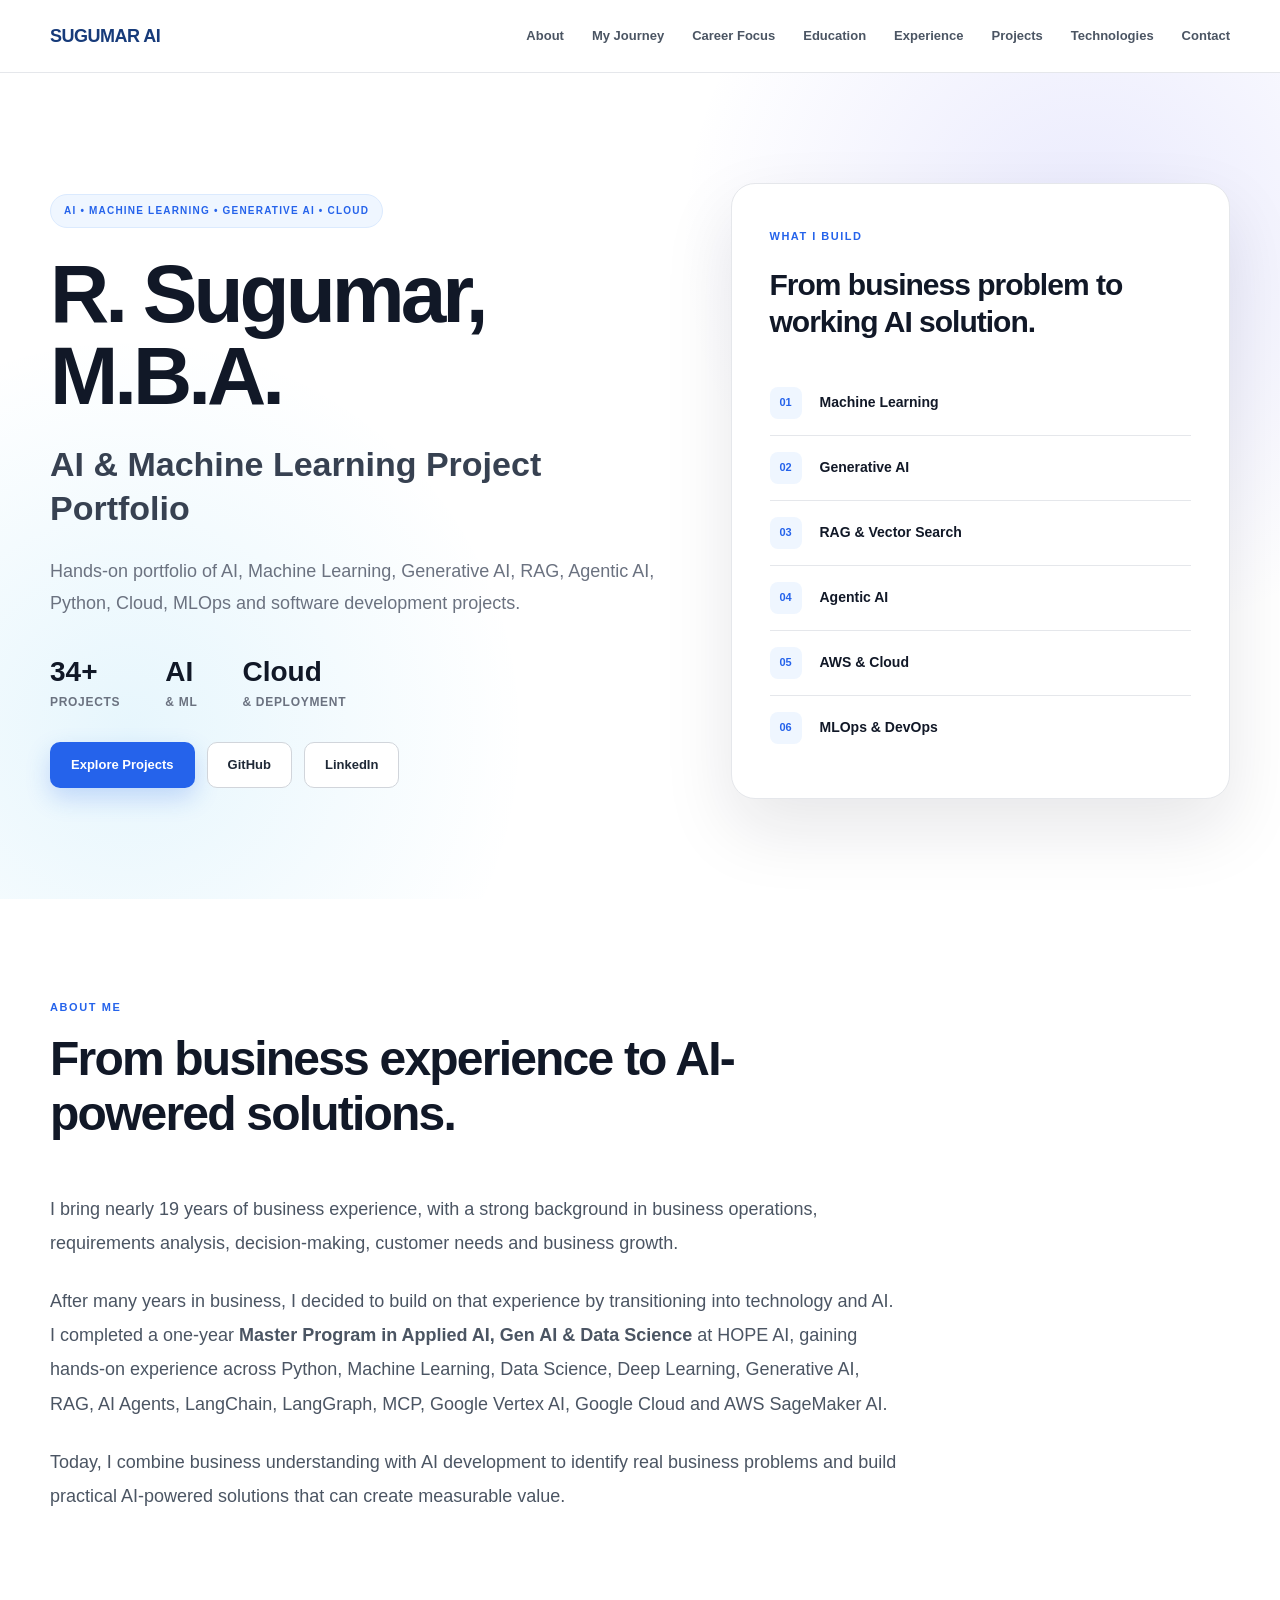
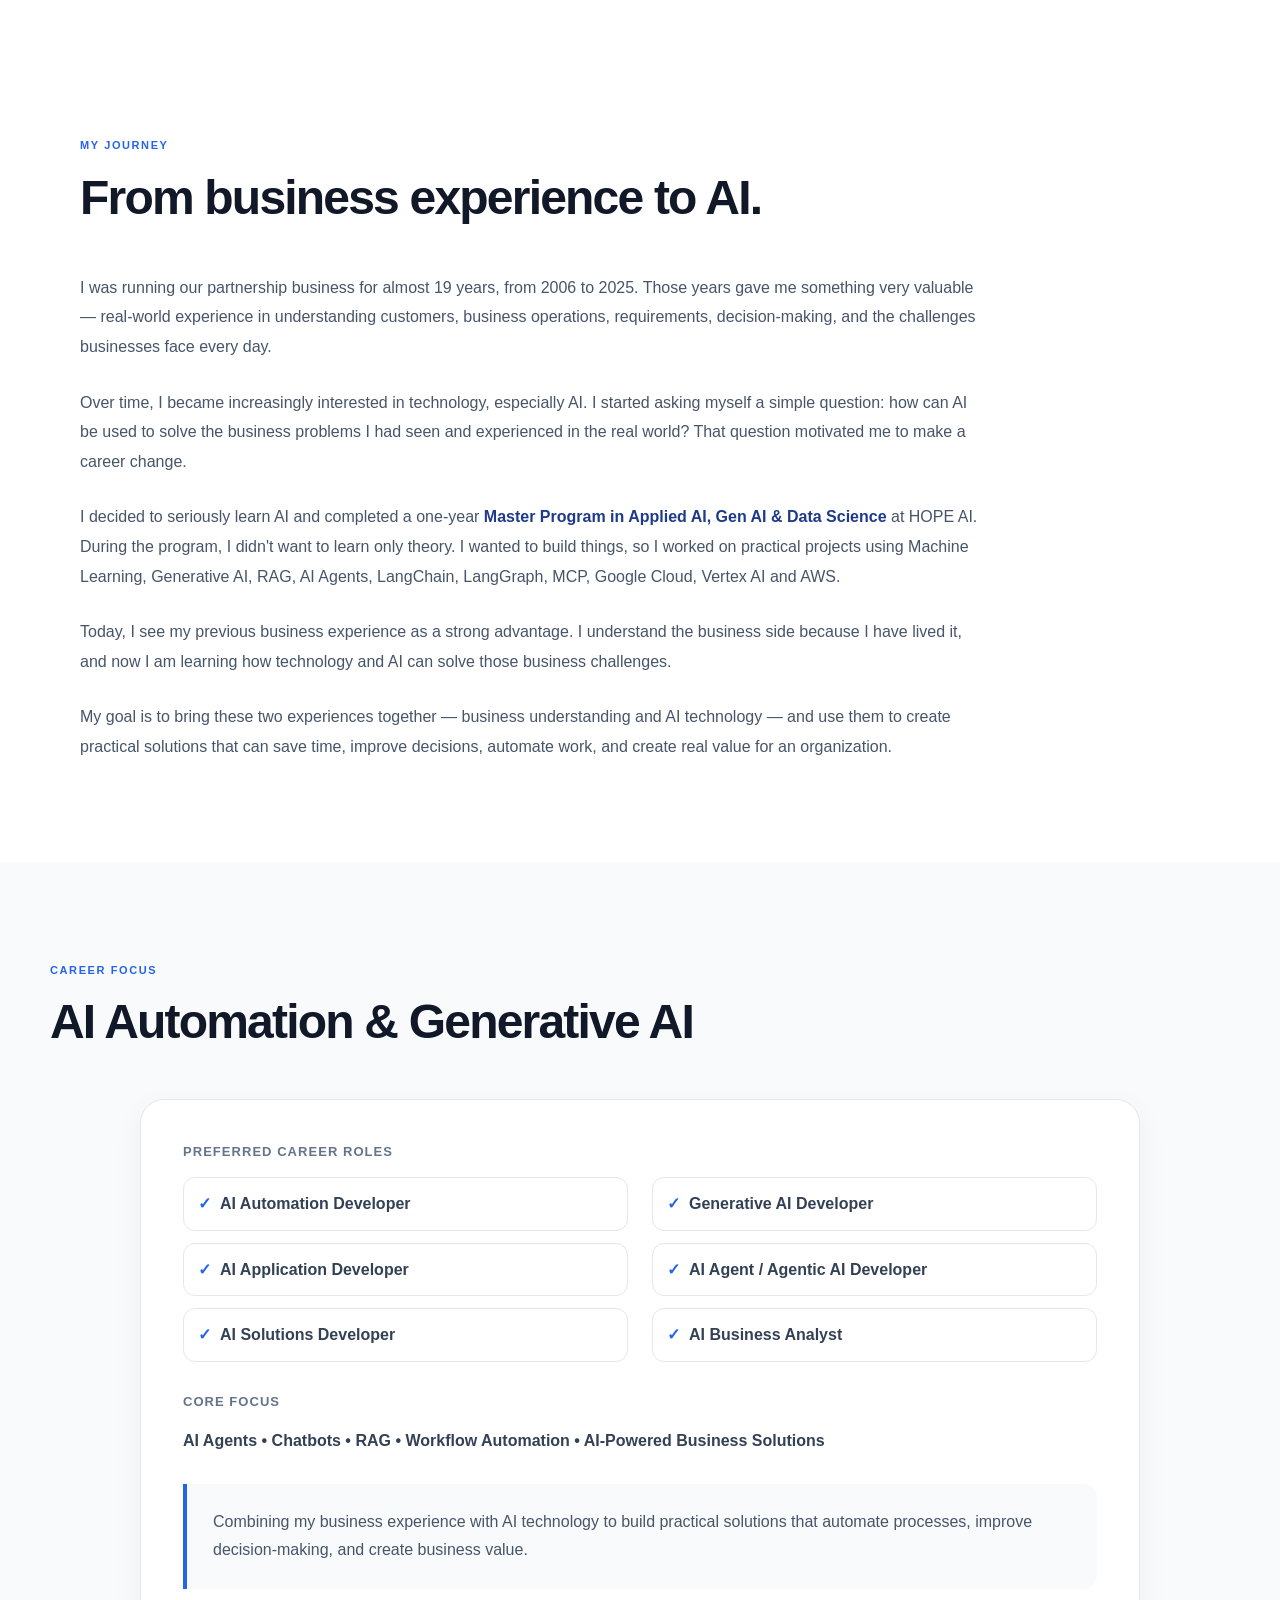
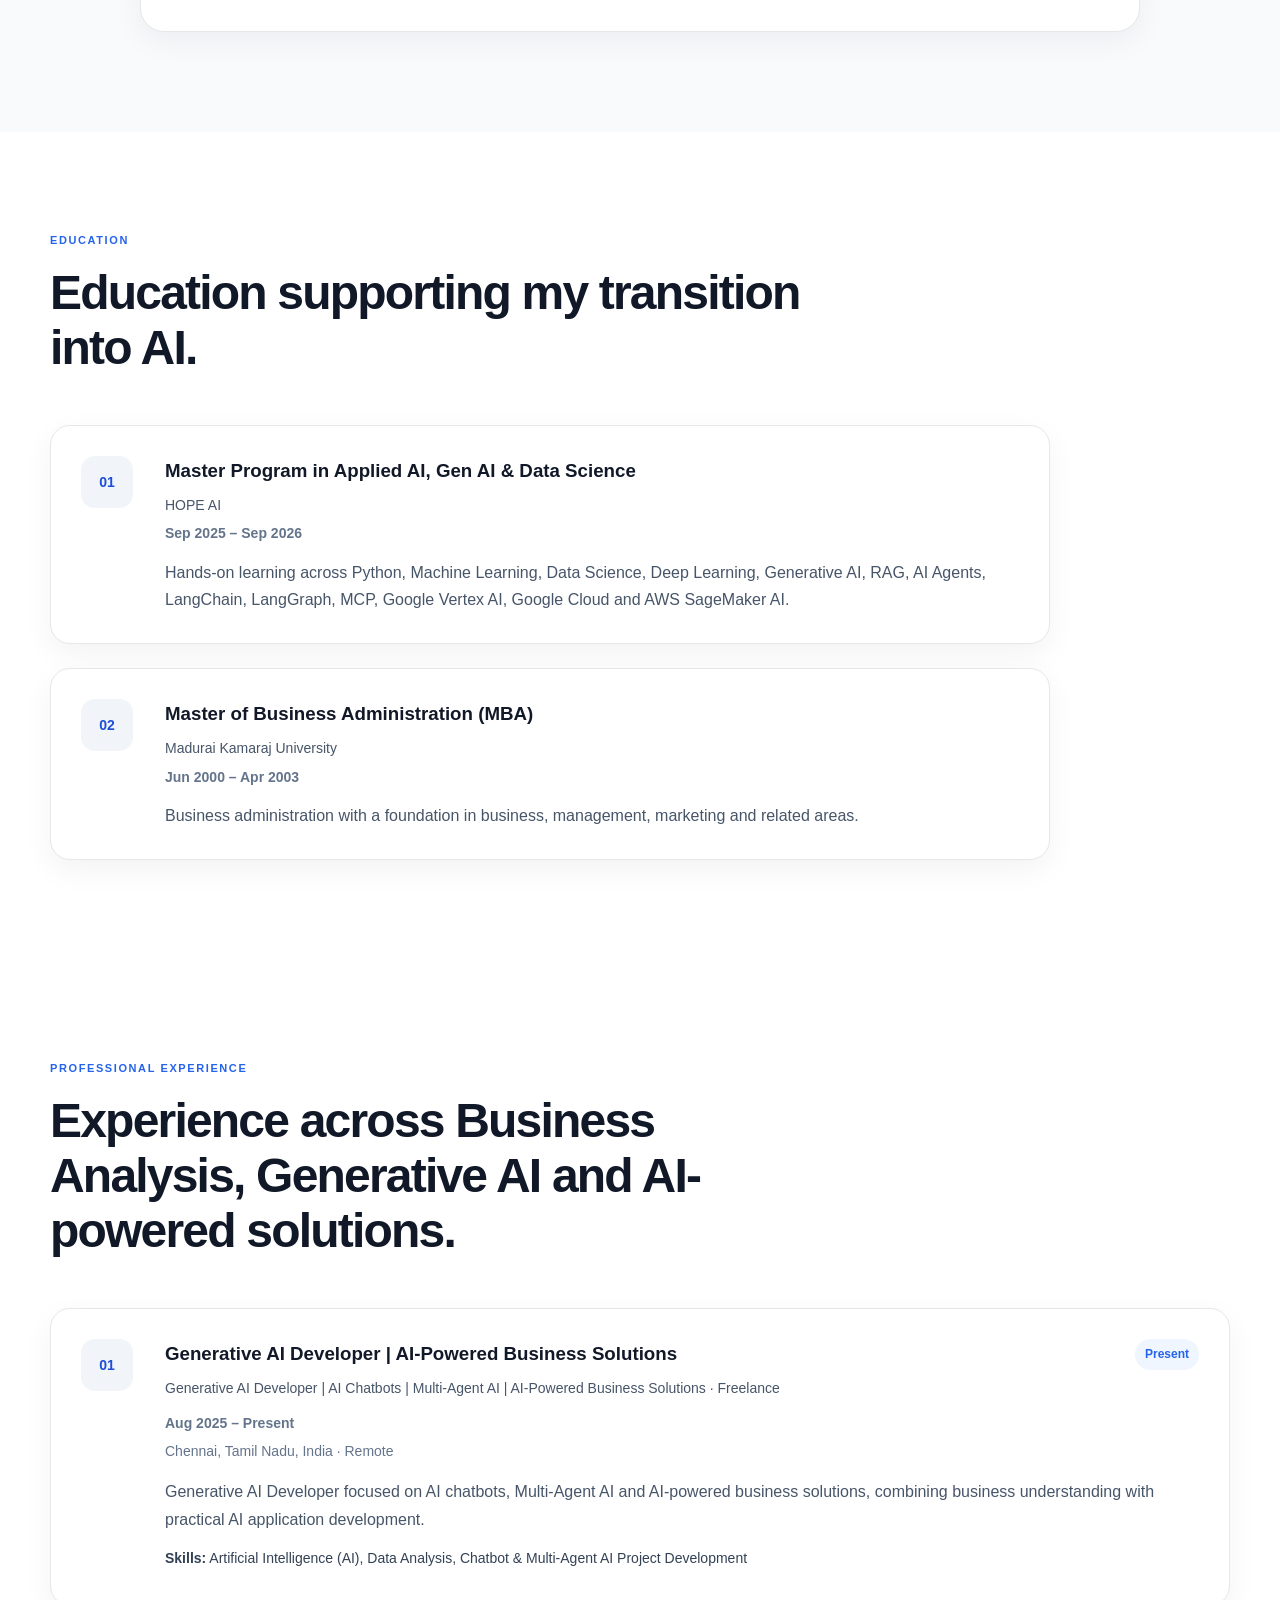
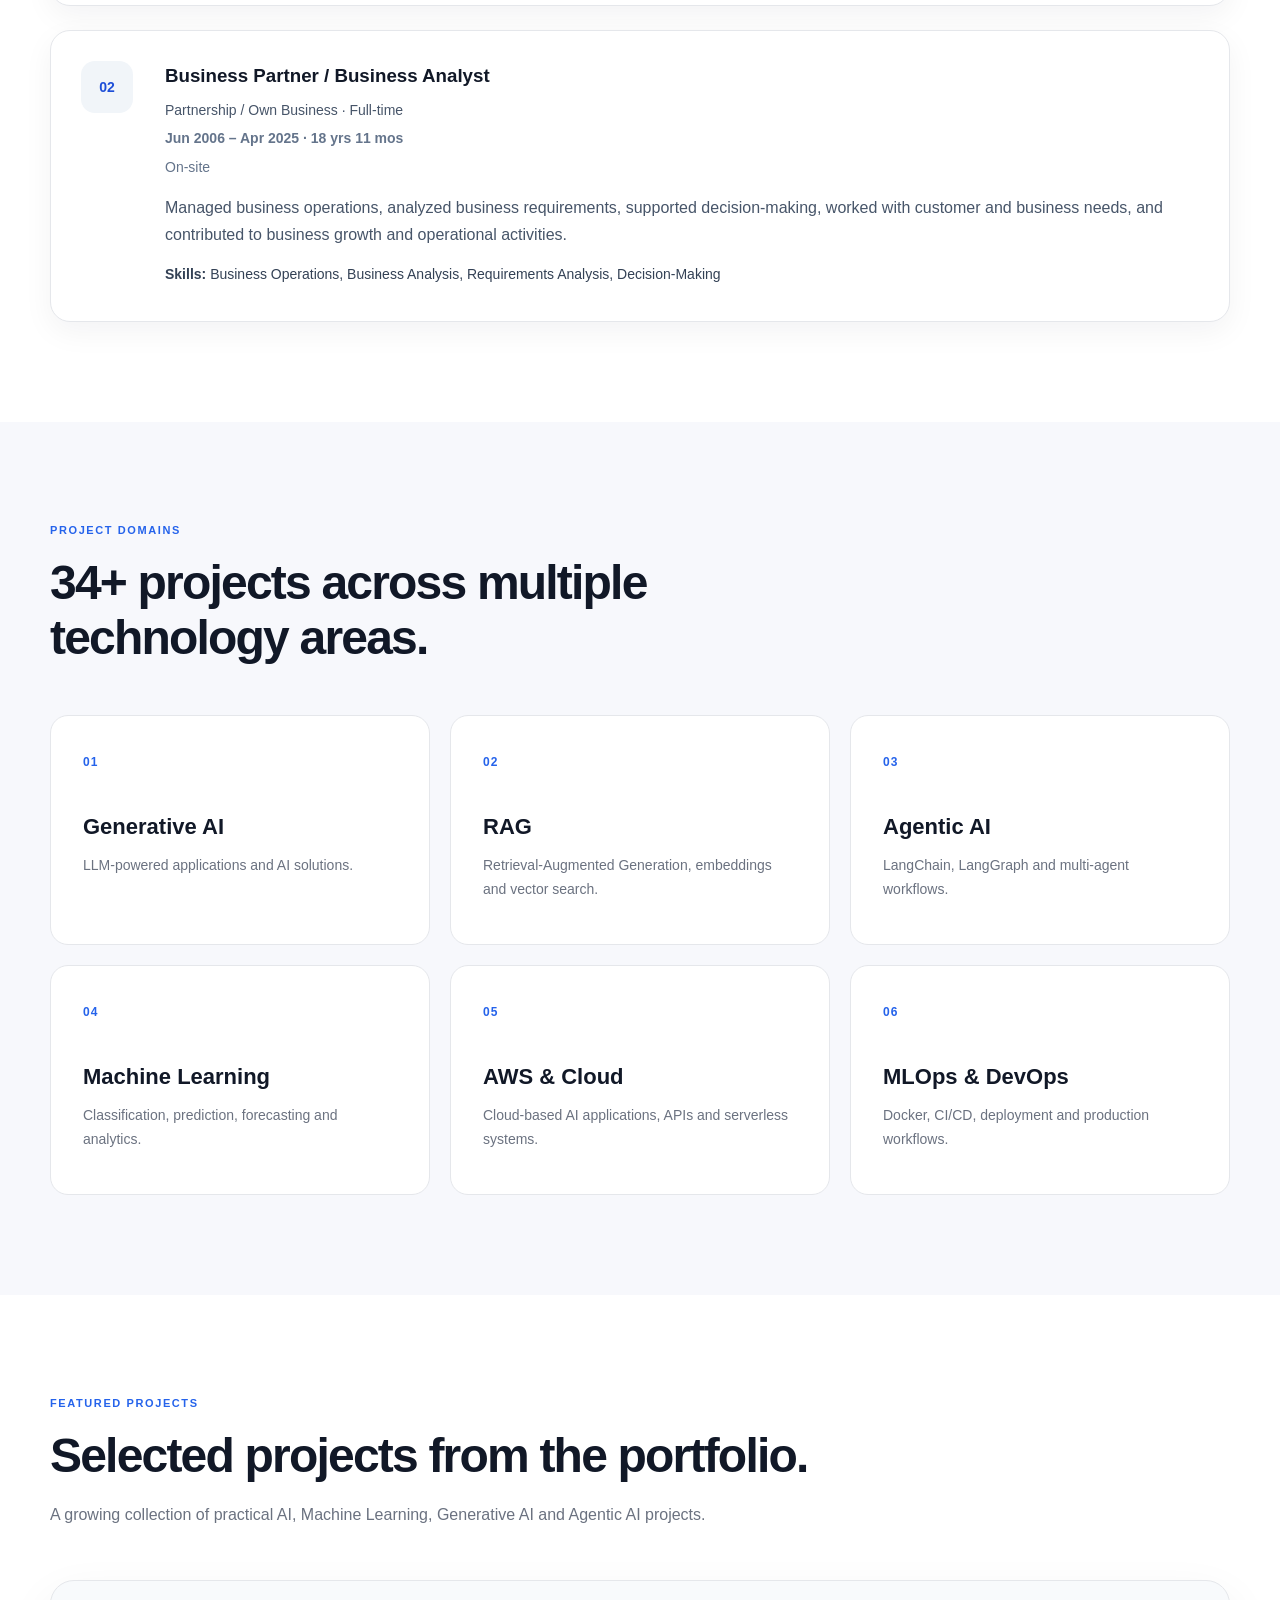
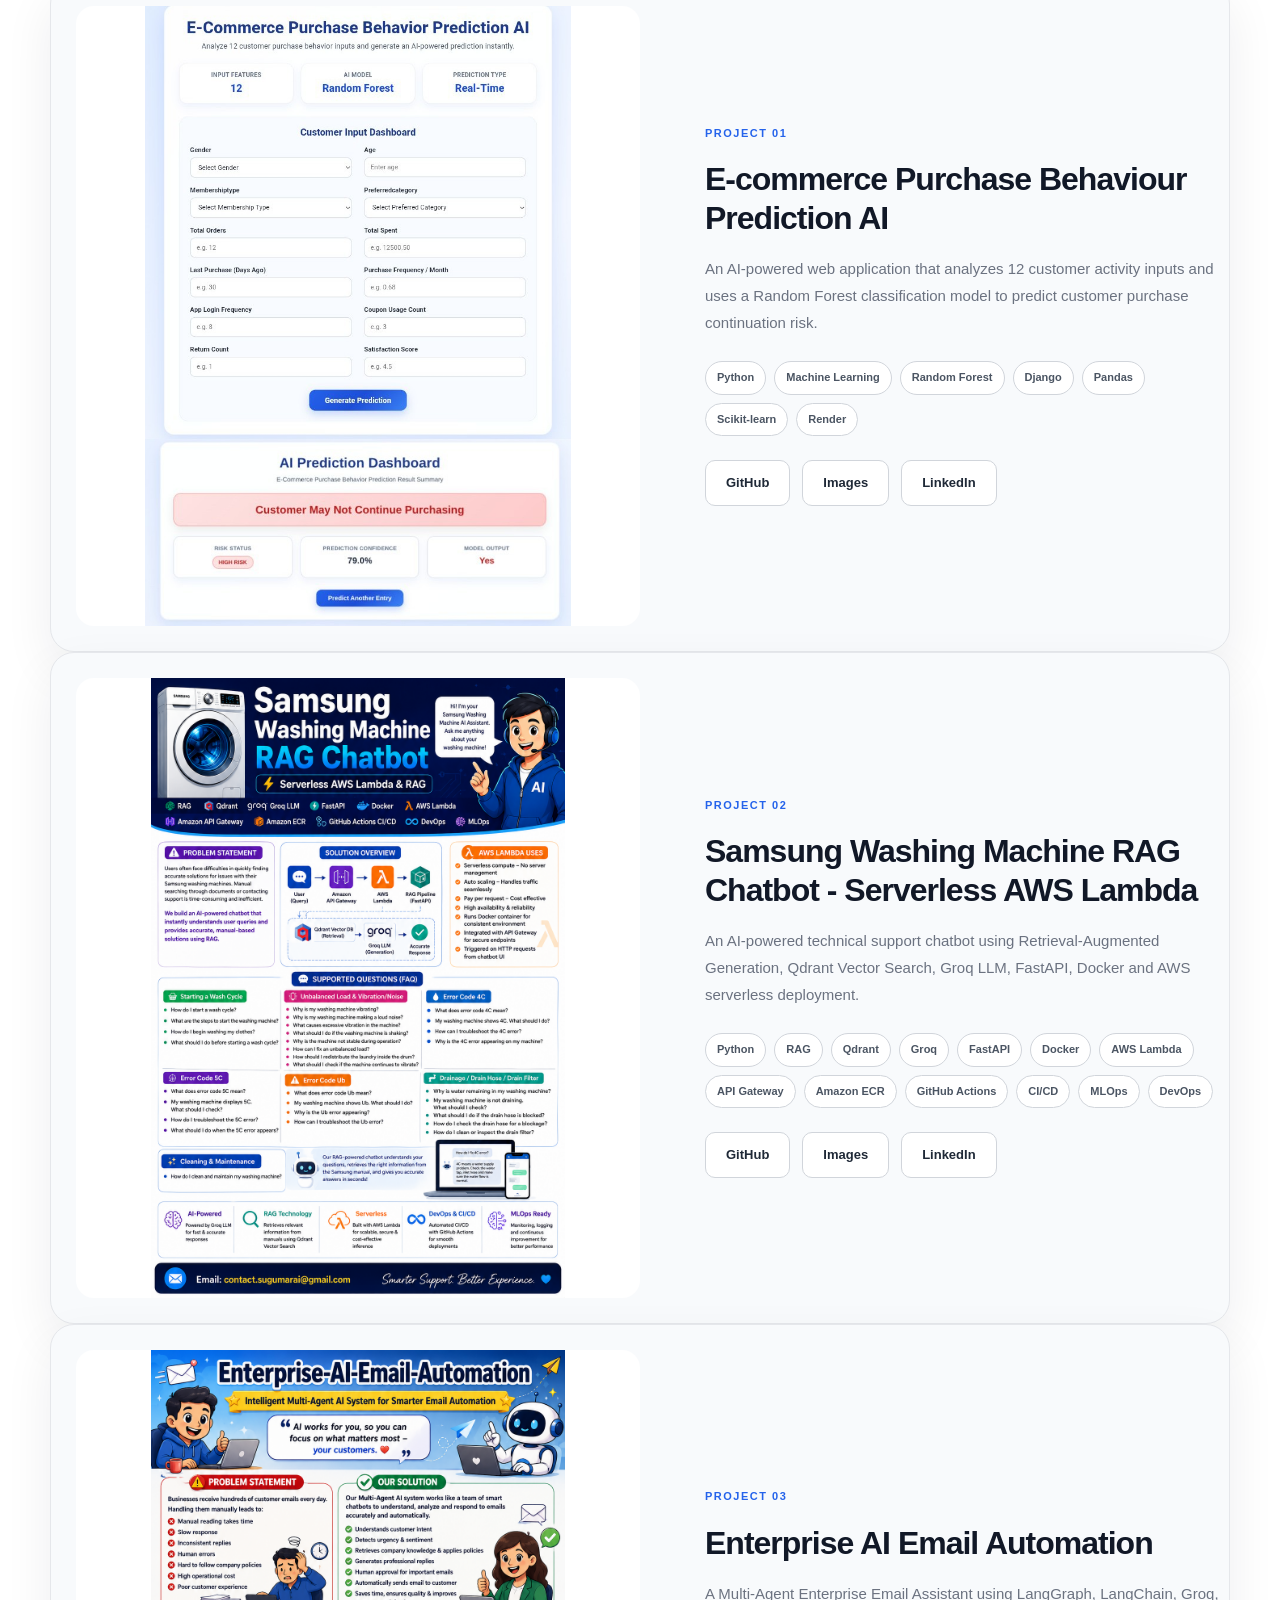
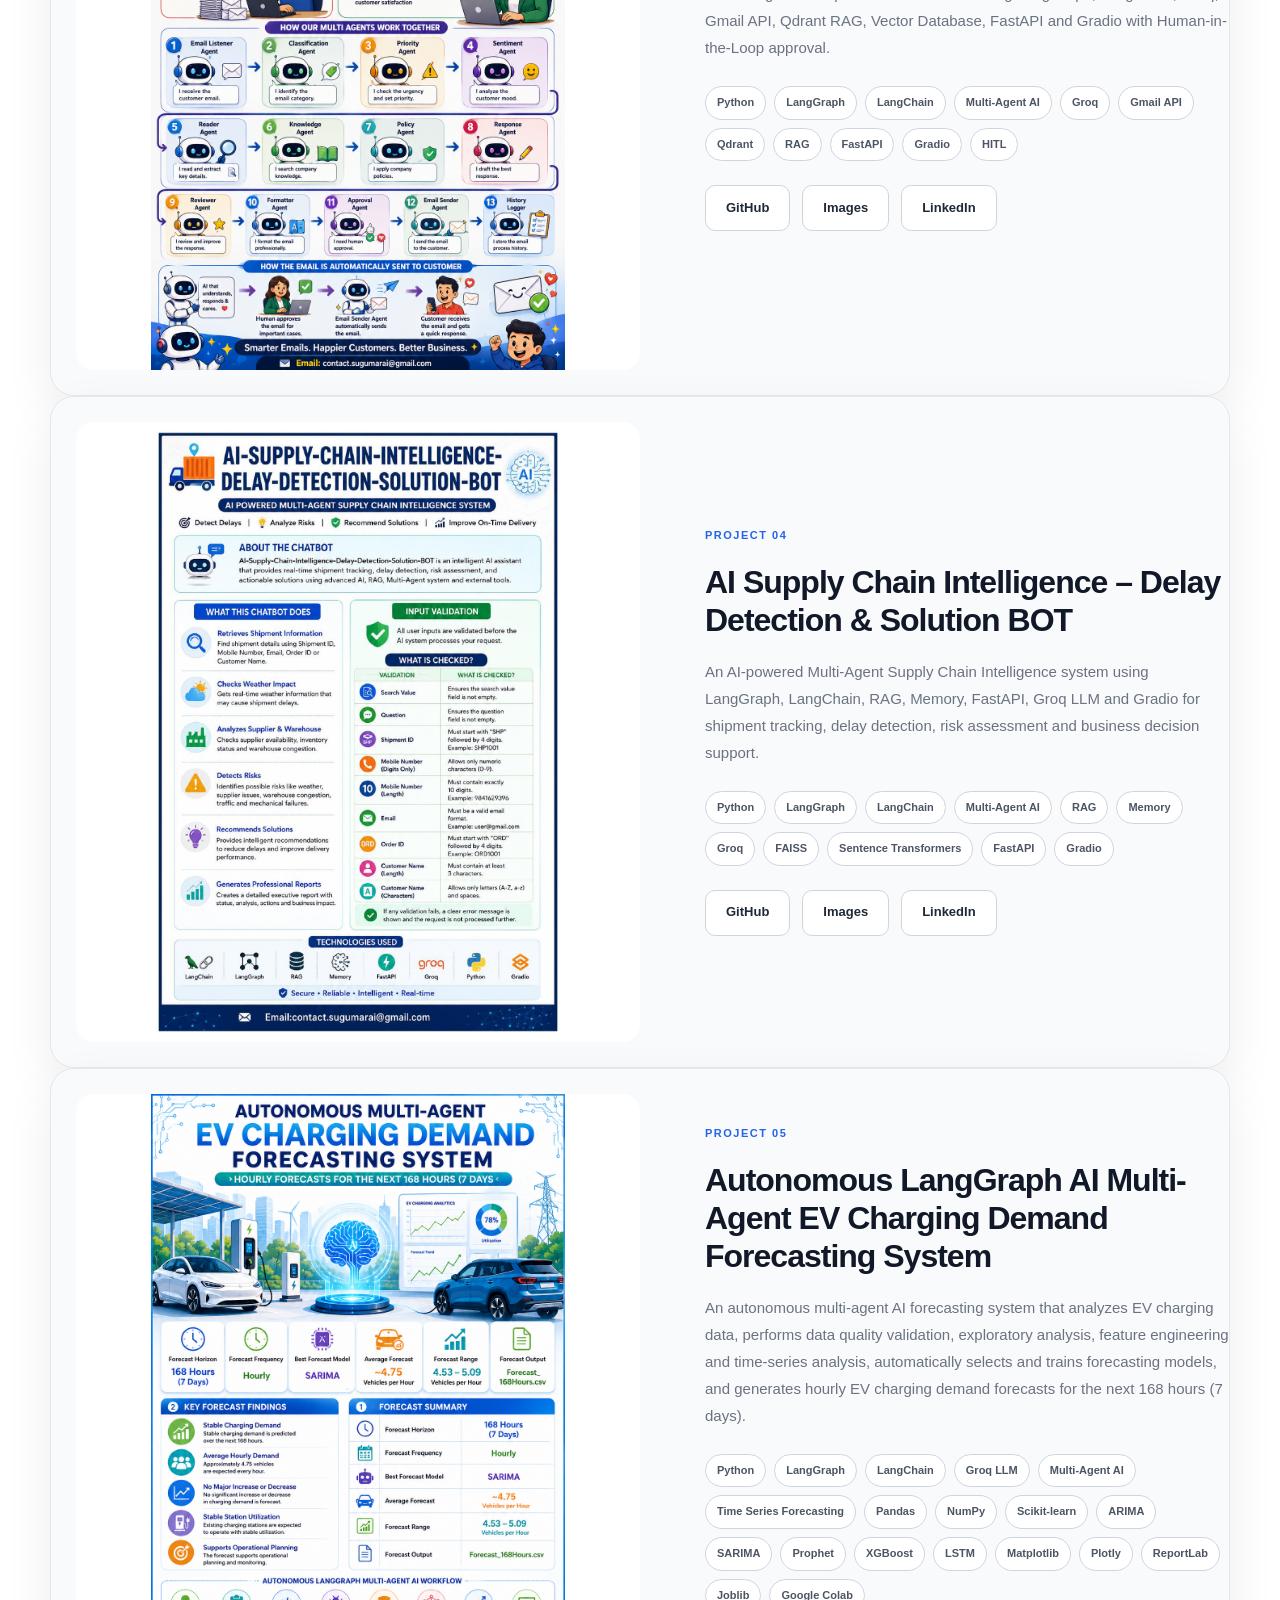
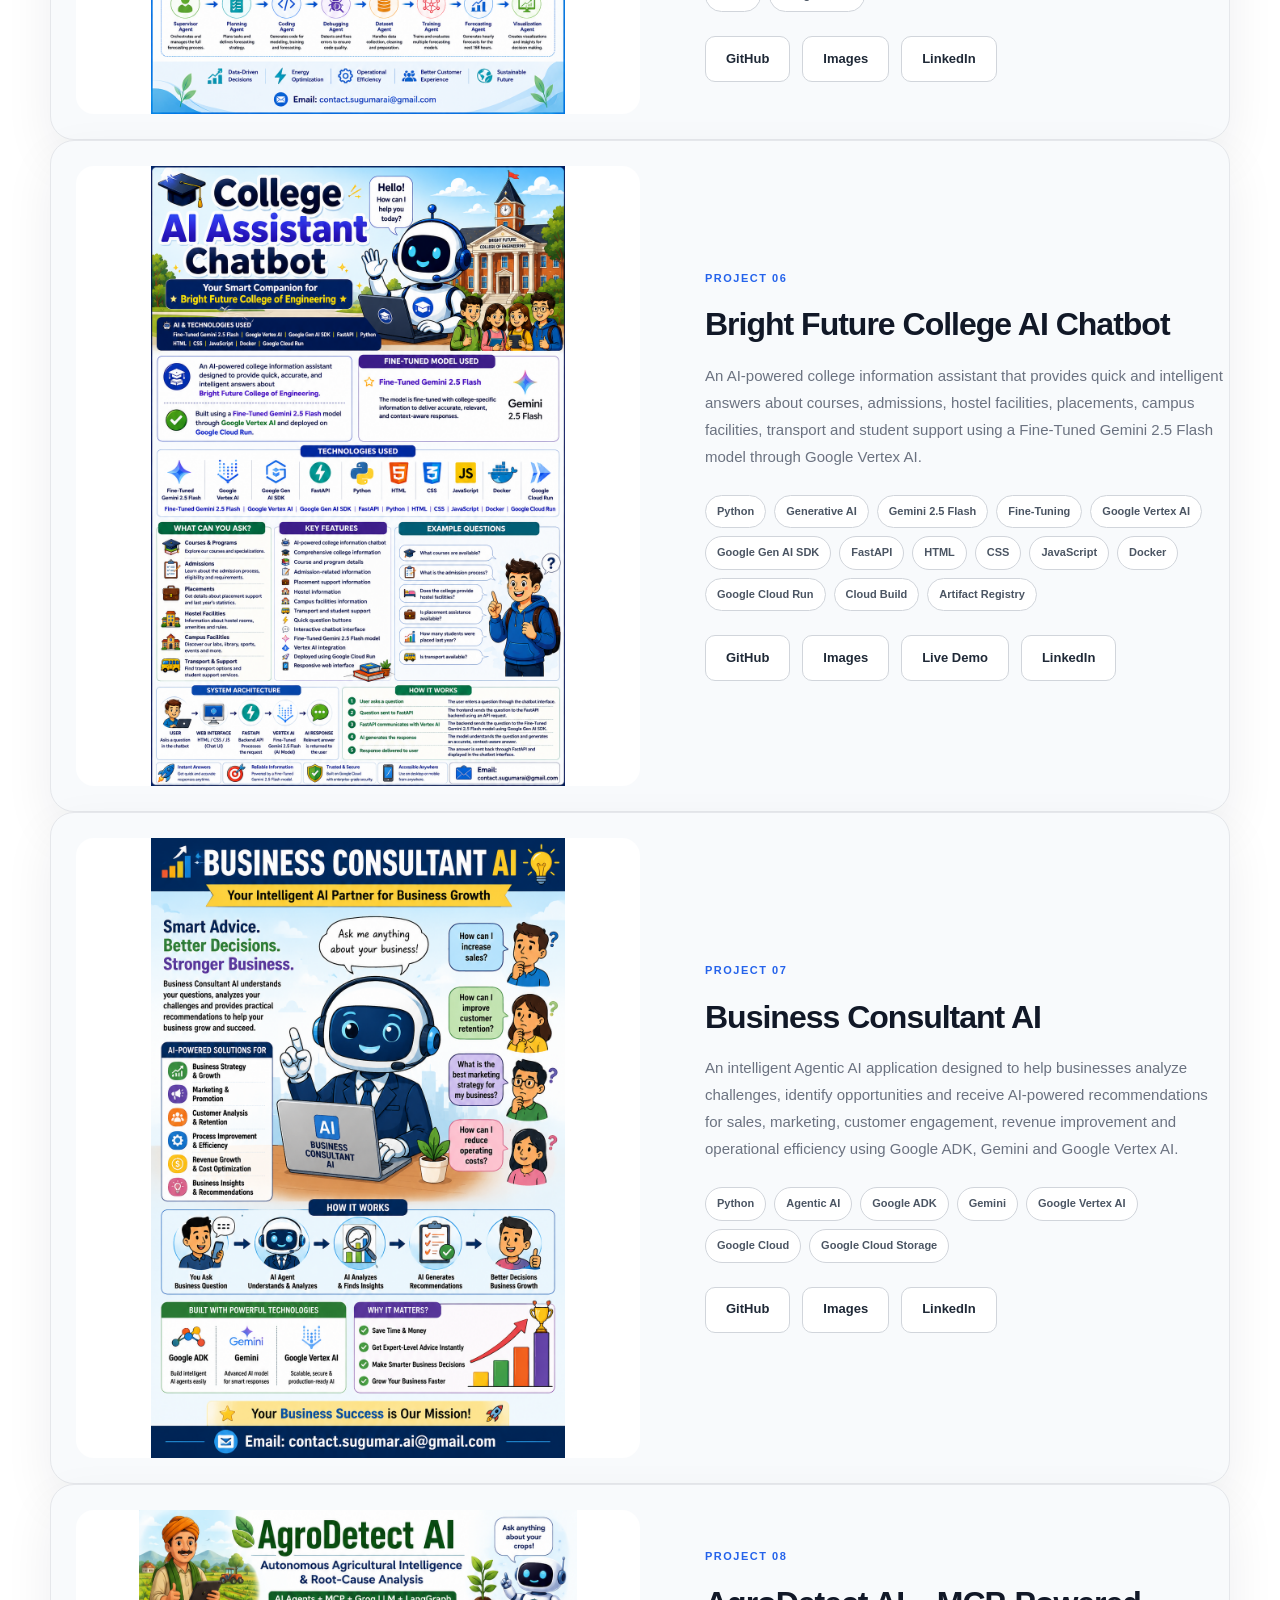
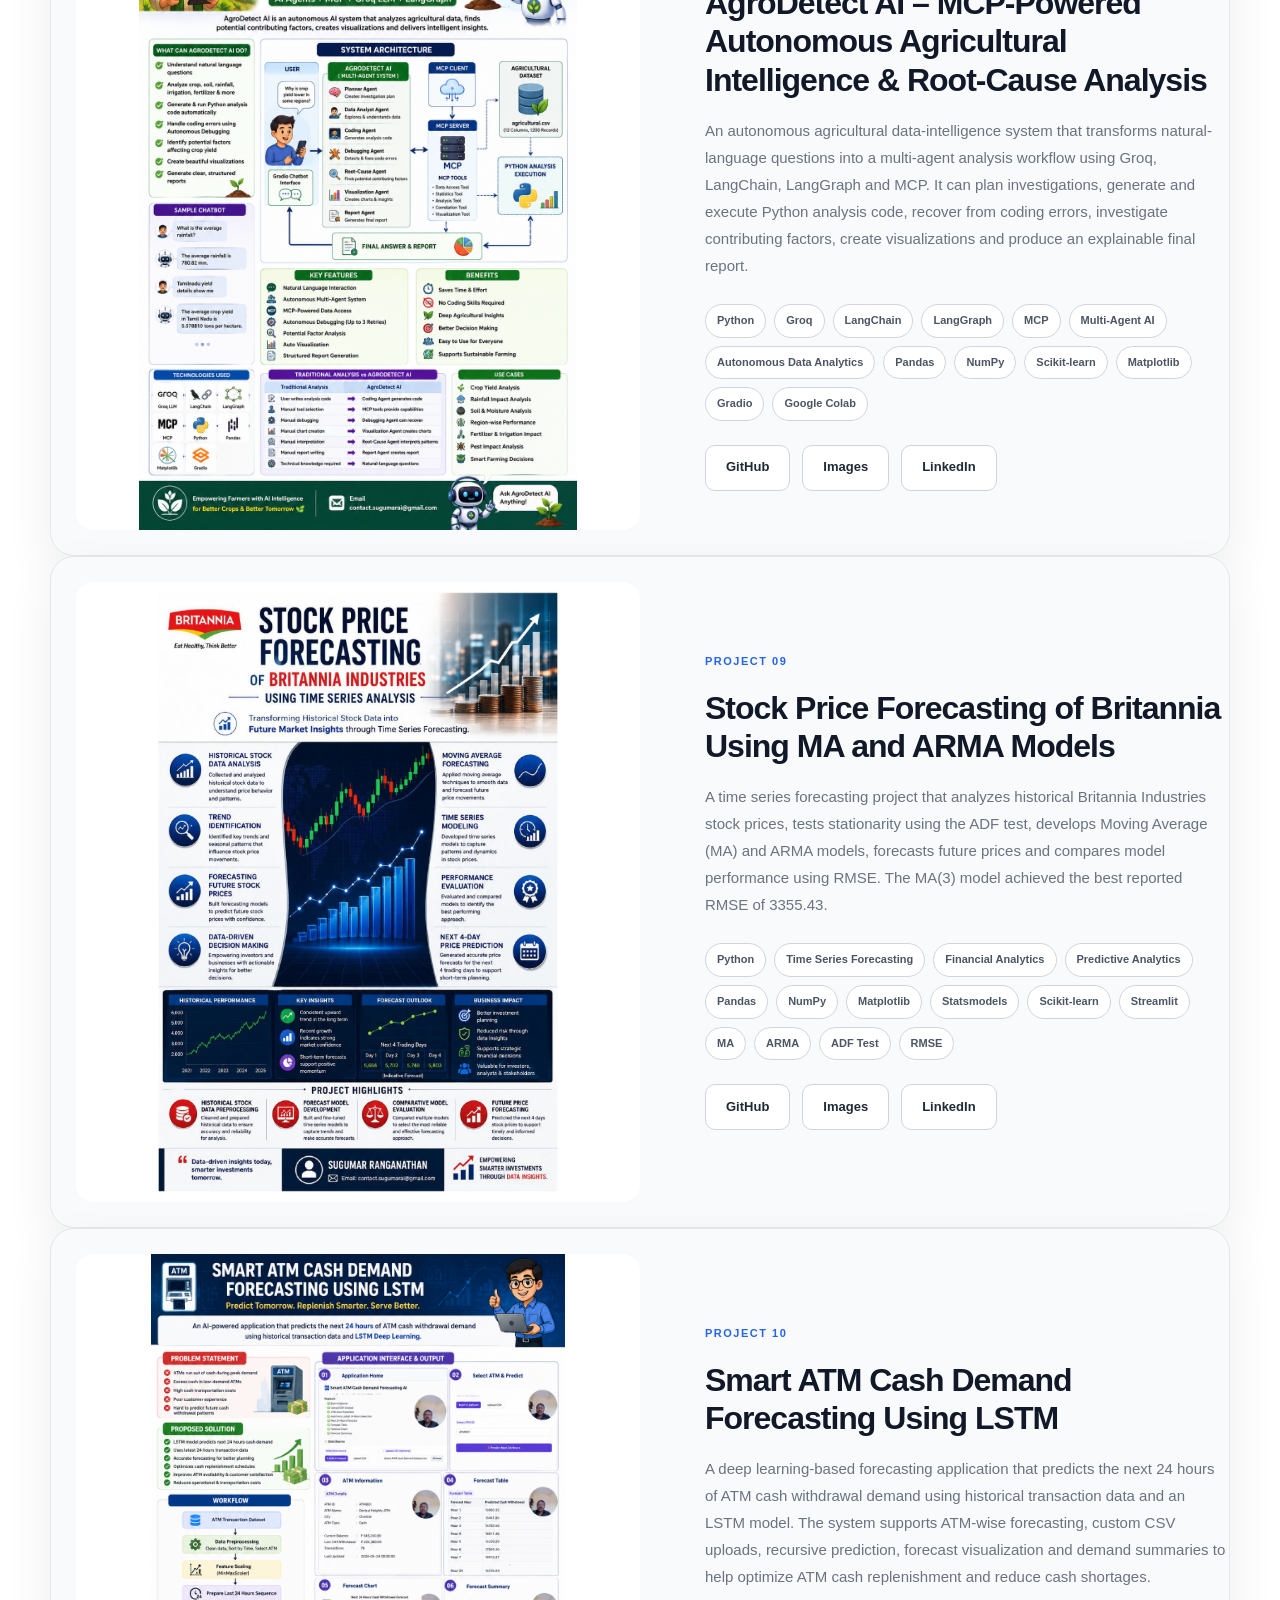
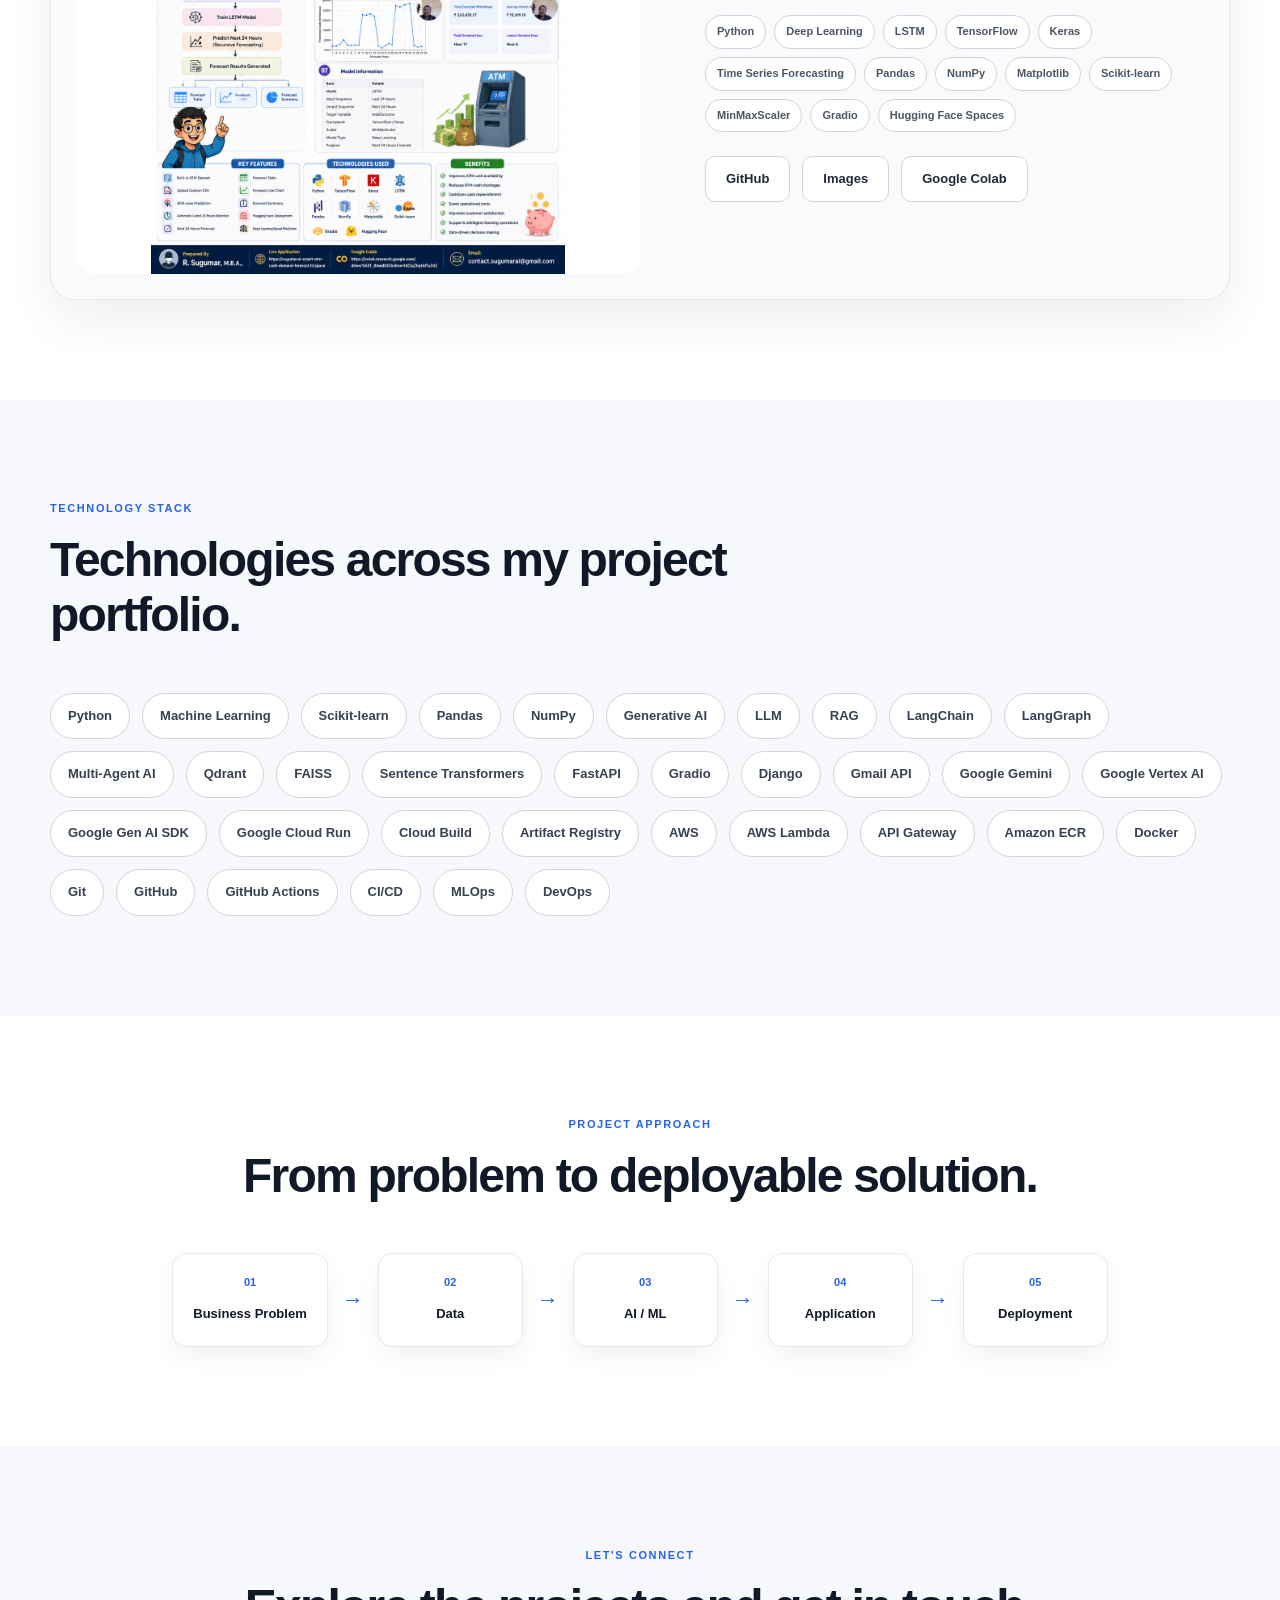
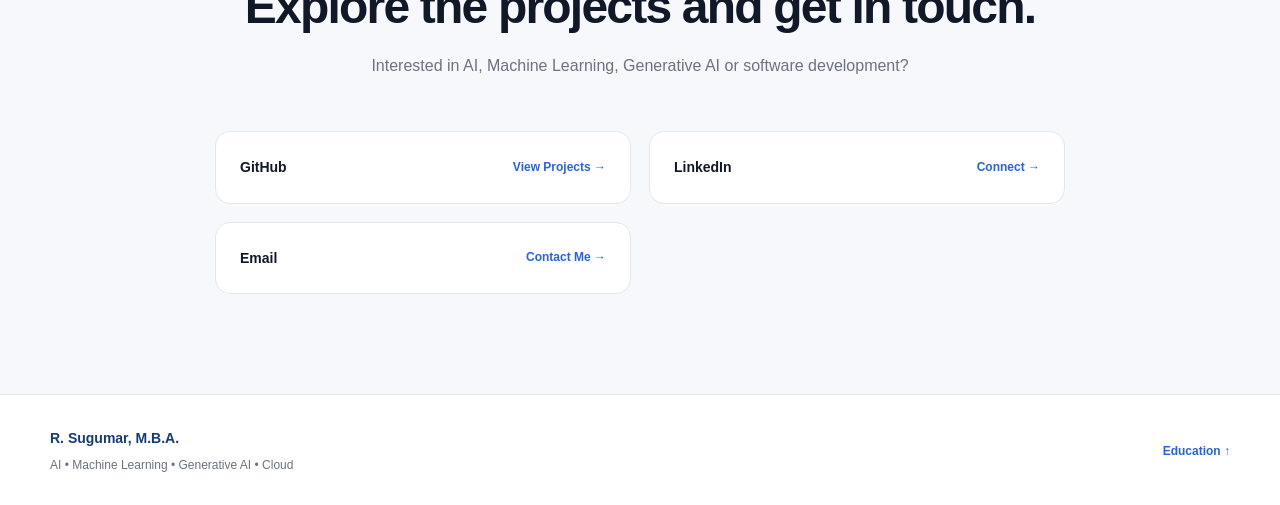
<file: index.html>
<!DOCTYPE html>
<html lang="en">

<head>
    <meta charset="UTF-8">
    <meta name="viewport" content="width=device-width, initial-scale=1.0">

    <title>R. Sugumar | AI & Machine Learning Portfolio</title>

    <meta name="description"
        content="R. Sugumar's AI, Machine Learning, Generative AI, RAG, Agentic AI, Cloud, MLOps and DevOps project portfolio.">

    <meta name="author" content="R. Sugumar, M.B.A.">

    <link rel="stylesheet" href="css/style.css">


    <!-- Experience Section Styling -->
    <style>
        .portfolio-experience {
            background: #ffffff;
        }

        .experience-list {
            display: flex;
            flex-direction: column;
            gap: 24px;
        }

        .experience-card {
            display: grid;
            grid-template-columns: 64px 1fr;
            gap: 20px;
            padding: 30px;
            border: 1px solid #e5e7eb;
            border-radius: 20px;
            background: #ffffff;
            box-shadow: 0 10px 30px rgba(15, 23, 42, 0.05);
        }

        .experience-marker {
            width: 52px;
            height: 52px;
            display: flex;
            align-items: center;
            justify-content: center;
            border-radius: 14px;
            background: #f1f5f9;
            color: #1d4ed8;
            font-weight: 700;
            font-size: 14px;
        }

        .experience-content h3 {
            margin: 0 0 8px;
        }

        .experience-type,
        .experience-date,
        .experience-location,
        .experience-summary,
        .experience-skills {
            margin: 6px 0;
        }

        .experience-type {
            color: #475569;
            font-size: 14px;
        }

        .experience-date {
            color: #64748b;
            font-size: 14px;
            font-weight: 600;
        }

        .experience-location {
            color: #64748b;
            font-size: 14px;
        }

        .experience-summary {
            margin-top: 16px;
            color: #475569;
            line-height: 1.7;
        }

        .experience-skills {
            margin-top: 14px;
            color: #334155;
            font-size: 14px;
        }

        .experience-top {
            display: flex;
            align-items: flex-start;
            justify-content: space-between;
            gap: 20px;
        }

        .experience-status {
            flex-shrink: 0;
            padding: 6px 10px;
            border-radius: 999px;
            background: #eff6ff;
            color: #2563eb;
            font-size: 12px;
            font-weight: 700;
        }

        @media (max-width: 700px) {
            .experience-card {
                grid-template-columns: 1fr;
                padding: 24px;
            }

            .experience-top {
                flex-direction: column;
            }
        }
    </style>

    <!-- Large Project Image Area - Standardized for Projects 01-09 -->
    <style>
        .featured-project-card {
            display: grid;
            grid-template-columns: 50% 50%;
            align-items: stretch;
            overflow: hidden;
            min-height: 620px;
        }

        .featured-project-image {
            width: 100%;
            height: 620px;
            min-height: 620px;
            display: flex;
            align-items: center;
            justify-content: center;
            overflow: hidden;
            padding: 0;
            background: #ffffff;
        }

        .featured-project-image img {
            width: 100%;
            height: 100%;
            min-height: 0;
            object-fit: contain;
            object-position: center;
            display: block;
        }

        .featured-project-content {
            display: flex;
            flex-direction: column;
            justify-content: center;
        }

        .featured-project-buttons {
            display: flex;
            flex-wrap: wrap;
            gap: 12px;
            margin-top: 24px;
        }

        @media (max-width: 900px) {
            .featured-project-card {
                grid-template-columns: 1fr;
                min-height: auto;
            }

            .featured-project-image {
                height: 500px;
                min-height: 500px;
            }

            .featured-project-image img {
                width: 100%;
                height: 100%;
            }
        }

        @media (max-width: 600px) {
            .featured-project-image {
                height: 360px;
                min-height: 360px;
            }

            .featured-project-image img {
                width: 100%;
                height: 100%;
            }
        }
    </style>

    <style>
        /* =========================================
           MY JOURNEY - CLEAN ALIGNED LAYOUT
        ========================================== */

        .portfolio-journey {
            background: #ffffff;
        }

        .portfolio-journey .container {
            width: min(1120px, calc(100% - 48px));
            margin-left: auto;
            margin-right: auto;
        }

        .portfolio-journey .section-heading {
            max-width: 900px;
            margin-bottom: 48px;
        }

        .portfolio-journey .section-heading h2 {
            max-width: 900px;
        }

        .journey-content {
            width: 100%;
            max-width: 900px;
            margin: 0;
        }

        .journey-content p {
            display: block;
            width: 100%;
            max-width: 900px;
            margin: 0 0 26px 0 !important;
            padding: 0;
            color: #475569;
            font-size: 16px;
            line-height: 1.85;
        }

        .journey-content p:last-child {
            margin-bottom: 0 !important;
        }

        .journey-content strong {
            color: #1e3a8a;
            font-weight: 700;
        }

        @media (max-width: 768px) {
            .portfolio-journey .container {
                width: min(100% - 32px, 680px);
            }

            .portfolio-journey .section-heading {
                margin-bottom: 36px;
            }

            .journey-content p {
                font-size: 15px;
                line-height: 1.75;
                margin-bottom: 22px !important;
            }
        }
    </style>

    <style>
        /* =========================================
           CAREER FOCUS
        ========================================== */

        .portfolio-career-focus {
            background: #f8fafc;
        }

        .career-focus-card {
            max-width: 1000px;
            margin: 0 auto;
            padding: 42px;
            border: 1px solid #e5e7eb;
            border-radius: 24px;
            background: #ffffff;
            box-shadow: 0 10px 30px rgba(15, 23, 42, 0.05);
        }

        .career-role-label,
        .career-core-label {
            display: block;
            margin-bottom: 14px;
            color: #64748b;
            font-size: 13px;
            font-weight: 700;
            letter-spacing: 0.08em;
            text-transform: uppercase;
        }

        .career-roles {
            display: grid;
            grid-template-columns: repeat(2, minmax(0, 1fr));
            gap: 12px 24px;
            margin: 0 0 30px;
            padding: 0;
            list-style: none;
        }

        .career-roles li {
            position: relative;
            padding: 13px 16px 13px 36px;
            border: 1px solid #e5e7eb;
            border-radius: 12px;
            color: #334155;
            background: #ffffff;
            font-weight: 600;
        }

        .career-roles li::before {
            content: "✓";
            position: absolute;
            left: 14px;
            color: #2563eb;
            font-weight: 800;
        }

        .career-core {
            margin: 0 0 28px;
            color: #334155;
            line-height: 1.8;
            font-weight: 600;
        }

        .career-focus-summary {
            margin: 0;
            padding: 24px 26px;
            border-left: 4px solid #2563eb;
            border-radius: 0 14px 14px 0;
            background: #f8fafc;
            color: #475569;
            line-height: 1.8;
        }

        @media (max-width: 700px) {
            .career-focus-card {
                padding: 28px 22px;
            }

            .career-roles {
                grid-template-columns: 1fr;
            }
        }
    </style>

    <style>
        /* =========================================
           EDUCATION
        ========================================== */

        .portfolio-education {
            background: #ffffff;
        }

        .education-list {
            display: flex;
            flex-direction: column;
            gap: 24px;
            max-width: 1000px;
        }

        .education-card {
            display: grid;
            grid-template-columns: 64px 1fr;
            gap: 20px;
            padding: 30px;
            border: 1px solid #e5e7eb;
            border-radius: 20px;
            background: #ffffff;
            box-shadow: 0 10px 30px rgba(15, 23, 42, 0.05);
        }

        .education-marker {
            width: 52px;
            height: 52px;
            display: flex;
            align-items: center;
            justify-content: center;
            border-radius: 14px;
            background: #f1f5f9;
            color: #1d4ed8;
            font-weight: 700;
            font-size: 14px;
        }

        .education-content h3 {
            margin: 0 0 8px;
        }

        .education-institution,
        .education-date {
            margin: 6px 0;
            color: #475569;
            font-size: 14px;
        }

        .education-date {
            color: #64748b;
            font-weight: 600;
        }

        .education-program {
            margin: 14px 0 0;
            color: #475569;
            line-height: 1.7;
        }

        @media (max-width: 700px) {
            .education-card {
                grid-template-columns: 1fr;
                padding: 24px;
            }
        }
    </style>

</head>

<body>

    <!-- =========================================
         NAVIGATION
    ========================================== -->

    <header class="navbar">

        <div class="container nav-container">

            <a href="index.html" class="logo">
                SUGUMAR AI
            </a>

            <nav class="nav-menu">

                <a href="#about">
                    About
                </a>

                <a href="#journey">
                    My Journey
                </a>

                <a href="#career-focus">
                    Career Focus
                </a>

                <a href="#education">
                    Education
                </a>

                <a href="#experience">
                    Experience
                </a>

                <a href="#projects">
                    Projects
                </a>

                <a href="#technologies">
                    Technologies
                </a>

                <a href="#contact">
                    Contact
                </a>

            </nav>

        </div>

    </header>


    <main>


        <!-- =========================================
             HERO SECTION
        ========================================== -->

        <section class="portfolio-hero">

            <div class="container portfolio-hero-container">


                <div class="portfolio-hero-content">

                    <span class="project-badge">
                        AI • MACHINE LEARNING • GENERATIVE AI • CLOUD
                    </span>


                    <h1>
                        R. Sugumar,
                        <span>M.B.A.</span>
                    </h1>


                    <h2>
                        AI & Machine Learning Project Portfolio
                    </h2>


                    <p>
                        Hands-on portfolio of AI, Machine Learning,
                        Generative AI, RAG, Agentic AI, Python,
                        Cloud, MLOps and software development projects.
                    </p>


                    <div class="portfolio-stats">

                        <div>
                            <strong>34+</strong>
                            <span>Projects</span>
                        </div>


                        <div>
                            <strong>AI</strong>
                            <span>& ML</span>
                        </div>


                        <div>
                            <strong>Cloud</strong>
                            <span>& Deployment</span>
                        </div>

                    </div>


                    <div class="hero-buttons">

                        <a href="#projects"
                            class="btn btn-primary">
                            Explore Projects
                        </a>


                        <a href="https://github.com/sugumarranganathan"
                            target="_blank"
                            rel="noopener noreferrer"
                            class="btn btn-secondary">
                            GitHub
                        </a>


                        <a href="https://www.linkedin.com/in/sugumar-ranganathan/"
                            target="_blank"
                            rel="noopener noreferrer"
                            class="btn btn-secondary">
                            LinkedIn
                        </a>

                    </div>

                </div>


                <div class="portfolio-intro-card">

                    <span>
                        WHAT I BUILD
                    </span>


                    <h3>
                        From business problem to
                        working AI solution.
                    </h3>


                    <div class="capability-list">

                        <div>
                            <span>01</span>
                            <strong>Machine Learning</strong>
                        </div>


                        <div>
                            <span>02</span>
                            <strong>Generative AI</strong>
                        </div>


                        <div>
                            <span>03</span>
                            <strong>RAG & Vector Search</strong>
                        </div>


                        <div>
                            <span>04</span>
                            <strong>Agentic AI</strong>
                        </div>


                        <div>
                            <span>05</span>
                            <strong>AWS & Cloud</strong>
                        </div>


                        <div>
                            <span>06</span>
                            <strong>MLOps & DevOps</strong>
                        </div>

                    </div>

                </div>

            </div>

        </section>



        <!-- =========================================
             ABOUT
        ========================================== -->

        <section id="about"
            class="section portfolio-about">

            <div class="container">

                <div class="section-heading">

                    <span>
                        ABOUT ME
                    </span>

                    <h2>
                        From business experience
                        to AI-powered solutions.
                    </h2>

                </div>


                <div class="about-content">

                    <p>
                        I bring nearly 19 years of business
                        experience, with a strong background in business
                        operations, requirements analysis, decision-making,
                        customer needs and business growth.
                    </p>


                    <p>
                        After many years in business, I decided to build on
                        that experience by transitioning into technology and
                        AI. I completed a one-year
                        <strong>Master Program in Applied AI, Gen AI &amp; Data Science</strong>
                        at HOPE AI, gaining hands-on experience across
                        Python, Machine Learning, Data Science, Deep Learning,
                        Generative AI, RAG, AI Agents, LangChain, LangGraph,
                        MCP, Google Vertex AI, Google Cloud and AWS SageMaker AI.
                    </p>


                    <p>
                        Today, I combine business understanding with AI
                        development to identify real business problems and
                        build practical AI-powered solutions that can create
                        measurable value.
                    </p>

                </div>

            </div>

        </section>





        <!-- =========================================
             MY JOURNEY
        ========================================== -->

        <section id="journey"
            class="section portfolio-journey">

            <div class="container">

                <div class="section-heading">

                    <span>
                        MY JOURNEY
                    </span>

                    <h2>
                        From business experience
                        to AI.
                    </h2>

                </div>

                <div class="journey-content">

                    <p>
                        I was running our partnership business for almost 19 years,
                        from 2006 to 2025. Those years gave me something very
                        valuable — real-world experience in understanding customers,
                        business operations, requirements, decision-making, and the
                        challenges businesses face every day.
                    </p>

                    <p>
                        Over time, I became increasingly interested in technology,
                        especially AI. I started asking myself a simple question:
                        how can AI be used to solve the business problems I had seen
                        and experienced in the real world? That question motivated
                        me to make a career change.
                    </p>

                    <p>
                        I decided to seriously learn AI and completed a one-year
                        <strong>Master Program in Applied AI, Gen AI &amp; Data Science</strong>
                        at HOPE AI. During the program, I didn't want to learn only
                        theory. I wanted to build things, so I worked on practical
                        projects using Machine Learning, Generative AI, RAG, AI Agents,
                        LangChain, LangGraph, MCP, Google Cloud, Vertex AI and AWS.
                    </p>

                    <p>
                        Today, I see my previous business experience as a strong
                        advantage. I understand the business side because I have lived
                        it, and now I am learning how technology and AI can solve those
                        business challenges.
                    </p>

                    <p>
                        My goal is to bring these two experiences together —
                        business understanding and AI technology — and use them to
                        create practical solutions that can save time, improve
                        decisions, automate work, and create real value for an
                        organization.
                    </p>

                </div>

            </div>

        </section>



        <!-- =========================================
             CAREER FOCUS
        ========================================== -->

        <section id="career-focus"
            class="section portfolio-career-focus">

            <div class="container">

                <div class="section-heading">

                    <span>
                        CAREER FOCUS
                    </span>

                    <h2>
                        AI Automation &amp; Generative AI
                    </h2>

                </div>

                <div class="career-focus-card">

                    <span class="career-role-label">
                        Preferred Career Roles
                    </span>

                    <ul class="career-roles">
                        <li>AI Automation Developer</li>
                        <li>Generative AI Developer</li>
                        <li>AI Application Developer</li>
                        <li>AI Agent / Agentic AI Developer</li>
                        <li>AI Solutions Developer</li>
                        <li>AI Business Analyst</li>
                    </ul>

                    <span class="career-core-label">
                        Core Focus
                    </span>

                    <p class="career-core">
                        AI Agents • Chatbots • RAG • Workflow Automation •
                        AI-Powered Business Solutions
                    </p>

                    <p class="career-focus-summary">
                        Combining my business experience with AI technology to
                        build practical solutions that automate processes,
                        improve decision-making, and create business value.
                    </p>

                </div>

            </div>

        </section>



        <!-- =========================================
             EDUCATION
        ========================================== -->

        <section id="education"
            class="section portfolio-education">

            <div class="container">

                <div class="section-heading">

                    <span>
                        EDUCATION
                    </span>

                    <h2>
                        Education supporting my transition into AI.
                    </h2>

                </div>

                <div class="education-list">

                    <div class="education-card">

                        <div class="education-marker">
                            <span>01</span>
                        </div>

                        <div class="education-content">

                            <h3>
                                Master Program in Applied AI, Gen AI &amp; Data Science
                            </h3>

                            <p class="education-institution">
                                HOPE AI
                            </p>

                            <p class="education-date">
                                Sep 2025 – Sep 2026
                            </p>

                            <p class="education-program">
                                Hands-on learning across Python, Machine Learning,
                                Data Science, Deep Learning, Generative AI, RAG,
                                AI Agents, LangChain, LangGraph, MCP, Google Vertex AI,
                                Google Cloud and AWS SageMaker AI.
                            </p>

                        </div>

                    </div>


                    <div class="education-card">

                        <div class="education-marker">
                            <span>02</span>
                        </div>

                        <div class="education-content">

                            <h3>
                                Master of Business Administration (MBA)
                            </h3>

                            <p class="education-institution">
                                Madurai Kamaraj University
                            </p>

                            <p class="education-date">
                                Jun 2000 – Apr 2003
                            </p>

                            <p class="education-program">
                                Business administration with a foundation in
                                business, management, marketing and related areas.
                            </p>

                        </div>

                    </div>

                </div>

            </div>

        </section>


        <!-- =========================================
             EXPERIENCE
        ========================================== -->

        <section id="experience"
            class="section portfolio-experience">

            <div class="container">

                <div class="section-heading">

                    <span>
                        PROFESSIONAL EXPERIENCE
                    </span>

                    <h2>
                        Experience across Business Analysis,
                        Generative AI and AI-powered solutions.
                    </h2>

                </div>


                <div class="experience-list">

                    <div class="experience-card">

                        <div class="experience-marker">
                            <span>01</span>
                        </div>

                        <div class="experience-content">

                            <div class="experience-top">

                                <div>

                                    <h3>
                                        Generative AI Developer | AI-Powered Business Solutions
                                    </h3>

                                    <p class="experience-type">
                                        Generative AI Developer | AI Chatbots | Multi-Agent AI |
                                        AI-Powered Business Solutions · Freelance
                                    </p>

                                </div>

                                <span class="experience-status">
                                    Present
                                </span>

                            </div>

                            <p class="experience-date">
                                Aug 2025 – Present
                            </p>

                            <p class="experience-location">
                                Chennai, Tamil Nadu, India · Remote
                            </p>

                            <p class="experience-summary">
                                Generative AI Developer focused on AI chatbots,
                                Multi-Agent AI and AI-powered business solutions,
                                combining business understanding with practical
                                AI application development.
                            </p>

                            <p class="experience-skills">
                                <strong>Skills:</strong>
                                Artificial Intelligence (AI), Data Analysis,
                                Chatbot &amp; Multi-Agent AI Project Development
                            </p>

                        </div>

                    </div>


                    <div class="experience-card">

                        <div class="experience-marker">
                            <span>02</span>
                        </div>

                        <div class="experience-content">

                            <h3>
                                Business Partner / Business Analyst
                            </h3>

                            <p class="experience-type">
                                Partnership / Own Business · Full-time
                            </p>

                            <p class="experience-date">
                                Jun 2006 – Apr 2025 · 18 yrs 11 mos
                            </p>

                            <p class="experience-location">
                                On-site
                            </p>

                            <p class="experience-summary">
                                Managed business operations, analyzed business
                                requirements, supported decision-making, worked
                                with customer and business needs, and contributed
                                to business growth and operational activities.
                            </p>

                            <p class="experience-skills">
                                <strong>Skills:</strong>
                                Business Operations, Business Analysis,
                                Requirements Analysis, Decision-Making
                            </p>

                        </div>

                    </div>

                </div>

            </div>

        </section>

        <!-- =========================================
             PROJECT DOMAINS
        ========================================== -->

        <section class="section category-section">

            <div class="container">

                <div class="section-heading">

                    <span>
                        PROJECT DOMAINS
                    </span>

                    <h2>
                        34+ projects across
                        multiple technology areas.
                    </h2>

                </div>


                <div class="category-grid">


                    <div class="category-card">

                        <span>01</span>

                        <h3>
                            Generative AI
                        </h3>

                        <p>
                            LLM-powered applications and
                            AI solutions.
                        </p>

                    </div>


                    <div class="category-card">

                        <span>02</span>

                        <h3>
                            RAG
                        </h3>

                        <p>
                            Retrieval-Augmented Generation,
                            embeddings and vector search.
                        </p>

                    </div>


                    <div class="category-card">

                        <span>03</span>

                        <h3>
                            Agentic AI
                        </h3>

                        <p>
                            LangChain, LangGraph and
                            multi-agent workflows.
                        </p>

                    </div>


                    <div class="category-card">

                        <span>04</span>

                        <h3>
                            Machine Learning
                        </h3>

                        <p>
                            Classification, prediction,
                            forecasting and analytics.
                        </p>

                    </div>


                    <div class="category-card">

                        <span>05</span>

                        <h3>
                            AWS & Cloud
                        </h3>

                        <p>
                            Cloud-based AI applications,
                            APIs and serverless systems.
                        </p>

                    </div>


                    <div class="category-card">

                        <span>06</span>

                        <h3>
                            MLOps & DevOps
                        </h3>

                        <p>
                            Docker, CI/CD, deployment and
                            production workflows.
                        </p>

                    </div>

                </div>

            </div>

        </section>



        <!-- =========================================
             FEATURED PROJECTS
        ========================================== -->

        <section id="projects"
            class="section featured-projects">

            <div class="container">


                <div class="section-heading">

                    <span>
                        FEATURED PROJECTS
                    </span>

                    <h2>
                        Selected projects from the portfolio.
                    </h2>

                    <p>
                        A growing collection of practical AI,
                        Machine Learning, Generative AI and
                        Agentic AI projects.
                    </p>

                </div>



                <!-- =====================================
                     PROJECT 01
                ====================================== -->

                <div class="featured-project-card">


                    <div class="featured-project-image">

                        <img
                            src="assets/images/ecommerce-purchase-behaviour-dashboard.png"
                            alt="E-commerce Purchase Behaviour Prediction AI Dashboard">

                    </div>


                    <div class="featured-project-content">

                        <span class="project-number">
                            PROJECT 01
                        </span>


                        <h3>
                            E-commerce Purchase Behaviour Prediction AI
                        </h3>


                        <p>
                            An AI-powered web application that analyzes
                            12 customer activity inputs and uses a Random Forest
                            classification model to predict customer purchase
                            continuation risk.
                        </p>


                        <div class="project-tags">

                            <span>Python</span>
                            <span>Machine Learning</span>
                            <span>Random Forest</span>
                            <span>Django</span>
                            <span>Pandas</span>
                            <span>Scikit-learn</span>
                            <span>Render</span>

                        </div>


                        <div class="featured-project-buttons">

                            <a href="https://github.com/sugumarranganathan/E-commerce_Purchase_Behavior_AI"
                                target="_blank"
                                rel="noopener noreferrer"
                                class="btn btn-secondary">
                                GitHub
                            </a>


                            <a href="assets/images/ecommerce-purchase-behaviour-dashboard.png"
                                target="_blank"
                                rel="noopener noreferrer"
                                class="btn btn-secondary">
                                Images
                            </a>


                            <a href="https://www.linkedin.com/posts/sugumar-ranganathan_ecommerce-d2c-customerretention-activity-7450154618350632960-ush5"
                                target="_blank"
                                rel="noopener noreferrer"
                                class="btn btn-secondary">
                                LinkedIn
                            </a>

                        </div>

                    </div>

                </div>



                <!-- =====================================
                     PROJECT 02
                     SAMSUNG WASHING MACHINE RAG CHATBOT
                ====================================== -->

                <div class="featured-project-card">


                    <div class="featured-project-image">

                        <img
                            src="assets/images/Samsung Washig Machine Rag Chatbot FAQ.png"
                            alt="Samsung Washing Machine RAG Chatbot - Serverless AWS Lambda">

                    </div>


                    <div class="featured-project-content">

                        <span class="project-number">
                            PROJECT 02
                        </span>


                        <h3>
                            Samsung Washing Machine RAG Chatbot - Serverless AWS Lambda
                        </h3>


                        <p>
                            An AI-powered technical support chatbot
                            using Retrieval-Augmented Generation,
                            Qdrant Vector Search, Groq LLM, FastAPI,
                            Docker and AWS serverless deployment.
                        </p>


                        <div class="project-tags">

                            <span>Python</span>
                            <span>RAG</span>
                            <span>Qdrant</span>
                            <span>Groq</span>
                            <span>FastAPI</span>
                            <span>Docker</span>
                            <span>AWS Lambda</span>
                            <span>API Gateway</span>
                            <span>Amazon ECR</span>
                            <span>GitHub Actions</span>
                            <span>CI/CD</span>
                            <span>MLOps</span>
                            <span>DevOps</span>

                        </div>


                        <div class="featured-project-buttons">

                            <a href="https://github.com/sugumarranganathan/Samsung-Washing-Machine-RAG-Chatbot"
                                target="_blank"
                                rel="noopener noreferrer"
                                class="btn btn-secondary">
                                GitHub
                            </a>


                            <a href="assets/images/Samsung Washig Machine Rag Chatbot FAQ.png"
                                target="_blank"
                                rel="noopener noreferrer"
                                class="btn btn-secondary">
                                Images
                            </a>


                            <a href="https://lnkd.in/p/gyJegxHt"
                                target="_blank"
                                rel="noopener noreferrer"
                                class="btn btn-secondary">
                                LinkedIn
                            </a>

                        </div>

                    </div>

                </div>



                <!-- =====================================
                     PROJECT 03
                     ENTERPRISE AI EMAIL AUTOMATION
                ====================================== -->

                <div class="featured-project-card">


                    <div class="featured-project-image">

                        <img
                            src="assets/images/Enterprises AI Email Automation.png"
                            alt="Enterprise AI Email Automation">

                    </div>


                    <div class="featured-project-content">

                        <span class="project-number">
                            PROJECT 03
                        </span>


                        <h3>
                            Enterprise AI Email Automation
                        </h3>


                        <p>
                            A Multi-Agent Enterprise Email Assistant
                            using LangGraph, LangChain, Groq, Gmail API,
                            Qdrant RAG, Vector Database, FastAPI and
                            Gradio with Human-in-the-Loop approval.
                        </p>


                        <div class="project-tags">

                            <span>Python</span>
                            <span>LangGraph</span>
                            <span>LangChain</span>
                            <span>Multi-Agent AI</span>
                            <span>Groq</span>
                            <span>Gmail API</span>
                            <span>Qdrant</span>
                            <span>RAG</span>
                            <span>FastAPI</span>
                            <span>Gradio</span>
                            <span>HITL</span>

                        </div>


                        <div class="featured-project-buttons">

                            <a href="https://github.com/sugumarranganathan/Enterprise-AI-Email-Automation"
                                target="_blank"
                                rel="noopener noreferrer"
                                class="btn btn-secondary">
                                GitHub
                            </a>


                            <a href="assets/images/Enterprises AI Email Automation.png"
                                target="_blank"
                                rel="noopener noreferrer"
                                class="btn btn-secondary">
                                Images
                            </a>


                            <a href="https://www.linkedin.com/posts/sugumar-ranganathan_artificialintelligence-agenticai-multiagentai-activity-7490405357627043840-GPC9"
                                target="_blank"
                                rel="noopener noreferrer"
                                class="btn btn-secondary">
                                LinkedIn
                            </a>

                        </div>

                    </div>

                </div>



                <!-- =====================================
                     PROJECT 04
                     AI SUPPLY CHAIN INTELLIGENCE
                ====================================== -->

                <div class="featured-project-card">


                    <div class="featured-project-image">

                        <img
                            src="assets/images/AI-Supply-Chain-Intelligence-Delay-Detection-Solution_BOT.jpg"
                            alt="AI Supply Chain Intelligence – Delay Detection & Solution BOT">

                    </div>


                    <div class="featured-project-content">

                        <span class="project-number">
                            PROJECT 04
                        </span>


                        <h3>
                            AI Supply Chain Intelligence –
                            Delay Detection & Solution BOT
                        </h3>


                        <p>
                            An AI-powered Multi-Agent Supply Chain
                            Intelligence system using LangGraph,
                            LangChain, RAG, Memory, FastAPI, Groq LLM
                            and Gradio for shipment tracking, delay
                            detection, risk assessment and business
                            decision support.
                        </p>


                        <div class="project-tags">

                            <span>Python</span>
                            <span>LangGraph</span>
                            <span>LangChain</span>
                            <span>Multi-Agent AI</span>
                            <span>RAG</span>
                            <span>Memory</span>
                            <span>Groq</span>
                            <span>FAISS</span>
                            <span>Sentence Transformers</span>
                            <span>FastAPI</span>
                            <span>Gradio</span>

                        </div>


                        <div class="featured-project-buttons">

                            <a href="https://github.com/sugumarranganathan/AI-Supply-Chain-Intelligence-Delay-Detection-Solution-BOT"
                                target="_blank"
                                rel="noopener noreferrer"
                                class="btn btn-secondary">
                                GitHub
                            </a>


                            <a href="assets/images/AI-Supply-Chain-Intelligence-Delay-Detection-Solution_BOT.jpg"
                                target="_blank"
                                rel="noopener noreferrer"
                                class="btn btn-secondary">
                                Images
                            </a>


                            <a href="https://www.linkedin.com/posts/sugumar-ranganathan_multi-agent-chatbot-activity-7488821704685920256-4Ecj"
                                target="_blank"
                                rel="noopener noreferrer"
                                class="btn btn-secondary">
                                LinkedIn
                            </a>

                        </div>

                    </div>

                </div>



                <!-- =====================================
                     PROJECT 05
                     EV CHARGING DEMAND FORECASTING
                ====================================== -->

                <div class="featured-project-card">


                    <div class="featured-project-image">

                        <img
                            src="assets/images/EV-Charging-Demand-Forecasting.png"
                            alt="Autonomous LangGraph AI Multi-Agent EV Charging Demand Forecasting System">

                    </div>


                    <div class="featured-project-content">

                        <span class="project-number">
                            PROJECT 05
                        </span>


                        <h3>
                            Autonomous LangGraph AI Multi-Agent
                            EV Charging Demand Forecasting System
                        </h3>


                        <p>
                            An autonomous multi-agent AI forecasting system
                            that analyzes EV charging data, performs data
                            quality validation, exploratory analysis, feature
                            engineering and time-series analysis, automatically
                            selects and trains forecasting models, and generates
                            hourly EV charging demand forecasts for the next
                            168 hours (7 days).
                        </p>


                        <div class="project-tags">

                            <span>Python</span>
                            <span>LangGraph</span>
                            <span>LangChain</span>
                            <span>Groq LLM</span>
                            <span>Multi-Agent AI</span>
                            <span>Time Series Forecasting</span>
                            <span>Pandas</span>
                            <span>NumPy</span>
                            <span>Scikit-learn</span>
                            <span>ARIMA</span>
                            <span>SARIMA</span>
                            <span>Prophet</span>
                            <span>XGBoost</span>
                            <span>LSTM</span>
                            <span>Matplotlib</span>
                            <span>Plotly</span>
                            <span>ReportLab</span>
                            <span>Joblib</span>
                            <span>Google Colab</span>

                        </div>


                        <div class="featured-project-buttons">


                            <a
                                href="https://github.com/sugumarranganathan/Autonomous-LangGraph-AI-Multi-Agent-EV-Charging-Demand-Forecasting-System"
                                target="_blank"
                                rel="noopener noreferrer"
                                class="btn btn-secondary">
                                GitHub
                            </a>


                            <a
                                href="assets/images/EV-Charging-Demand-Forecasting.png"
                                target="_blank"
                                rel="noopener noreferrer"
                                class="btn btn-secondary">
                                Images
                            </a>


                            <a
                                href="https://lnkd.in/p/gde-8eyV"
                                target="_blank"
                                rel="noopener noreferrer"
                                class="btn btn-secondary">
                                LinkedIn
                            </a>


                        </div>

                    </div>

                </div>




        <!-- =====================================
                     PROJECT 06
                     BRIGHT FUTURE COLLEGE AI CHATBOT
                ====================================== -->
                
                <div class="featured-project-card">
                
                    <div class="featured-project-image">
                
                        <img
                            src="assets/images/College AI Assistant Chatbot.png"
                            alt="Bright Future College AI Chatbot">
                
                    </div>
                
                
                    <div class="featured-project-content">
                
                        <span class="project-number">
                            PROJECT 06
                        </span>
                
                
                        <h3>
                            Bright Future College AI Chatbot
                        </h3>
                
                
                        <p>
                            An AI-powered college information assistant that provides
                            quick and intelligent answers about courses, admissions,
                            hostel facilities, placements, campus facilities, transport
                            and student support using a Fine-Tuned Gemini 2.5 Flash model
                            through Google Vertex AI.
                        </p>
                
                
                        <div class="project-tags">
                
                            <span>Python</span>
                            <span>Generative AI</span>
                            <span>Gemini 2.5 Flash</span>
                            <span>Fine-Tuning</span>
                            <span>Google Vertex AI</span>
                            <span>Google Gen AI SDK</span>
                            <span>FastAPI</span>
                            <span>HTML</span>
                            <span>CSS</span>
                            <span>JavaScript</span>
                            <span>Docker</span>
                            <span>Google Cloud Run</span>
                            <span>Cloud Build</span>
                            <span>Artifact Registry</span>
                
                        </div>
                
                
                        <div class="featured-project-buttons">
                
                            <a
                                href="https://github.com/sugumarranganathan/college-ai-assistant"
                                target="_blank"
                                rel="noopener noreferrer"
                                class="btn btn-secondary">
                                GitHub
                            </a>
                
                
                            <a
                                href="assets/images/College AI Assistant Chatbot.png"
                                target="_blank"
                                rel="noopener noreferrer"
                                class="btn btn-secondary">
                                Images
                            </a>
                
                
                            <a
                                href="https://bright-future-college-ai-788031406364.us-central1.run.app"
                                target="_blank"
                                rel="noopener noreferrer"
                                class="btn btn-secondary">
                                Live Demo
                            </a>


                            <a
                                href="https://lnkd.in/p/gs_dnKuK"
                                target="_blank"
                                rel="noopener noreferrer"
                                class="btn btn-secondary">
                                LinkedIn
                            </a>
                
                        </div>
                
                    </div>
                
                </div>



<!-- =====================================
                     PROJECT 07
                     BUSINESS CONSULTANT AI
                ====================================== -->

                <div class="featured-project-card">

                    <div class="featured-project-image">

                        <img
                            src="assets/images/Business Consultant AI.png"
                            alt="Business Consultant AI">

                    </div>


                    <div class="featured-project-content">

                        <span class="project-number">
                            PROJECT 07
                        </span>


                        <h3>
                            Business Consultant AI
                        </h3>


                        <p>
                            An intelligent Agentic AI application designed to help
                            businesses analyze challenges, identify opportunities and
                            receive AI-powered recommendations for sales, marketing,
                            customer engagement, revenue improvement and operational
                            efficiency using Google ADK, Gemini and Google Vertex AI.
                        </p>


                        <div class="project-tags">

                            <span>Python</span>
                            <span>Agentic AI</span>
                            <span>Google ADK</span>
                            <span>Gemini</span>
                            <span>Google Vertex AI</span>
                            <span>Google Cloud</span>
                            <span>Google Cloud Storage</span>

                        </div>


                        <div class="featured-project-buttons">

                            <a
                                href="https://github.com/sugumarranganathan/Business-Consultant-AI"
                                target="_blank"
                                rel="noopener noreferrer"
                                class="btn btn-secondary">
                                GitHub
                            </a>


                            <a
                                href="assets/images/Business Consultant AI.png"
                                target="_blank"
                                rel="noopener noreferrer"
                                class="btn btn-secondary">
                                Images
                            </a>


                            <a
                                href="https://lnkd.in/p/gx4iMq6g"
                                target="_blank"
                                rel="noopener noreferrer"
                                class="btn btn-secondary">
                                LinkedIn
                            </a>
                        </div>

                    </div>

                </div>

<!-- =====================================
                     PROJECT 08
                     AGRODETECT AI
                ====================================== -->

                <div class="featured-project-card">

                    <div class="featured-project-image">

                        <img
                            src="assets/images/AgroDetect AI.png"
                            alt="AgroDetect AI - MCP-Powered Autonomous Agricultural Intelligence and Root-Cause Analysis">

                    </div>


                    <div class="featured-project-content">

                        <span class="project-number">
                            PROJECT 08
                        </span>


                        <h3>
                            AgroDetect AI – MCP-Powered Autonomous Agricultural Intelligence & Root-Cause Analysis
                        </h3>


                        <p>
                            An autonomous agricultural data-intelligence system that
                            transforms natural-language questions into a multi-agent
                            analysis workflow using Groq, LangChain, LangGraph and MCP.
                            It can plan investigations, generate and execute Python
                            analysis code, recover from coding errors, investigate
                            contributing factors, create visualizations and produce
                            an explainable final report.
                        </p>


                        <div class="project-tags">

                            <span>Python</span>
                            <span>Groq</span>
                            <span>LangChain</span>
                            <span>LangGraph</span>
                            <span>MCP</span>
                            <span>Multi-Agent AI</span>
                            <span>Autonomous Data Analytics</span>
                            <span>Pandas</span>
                            <span>NumPy</span>
                            <span>Scikit-learn</span>
                            <span>Matplotlib</span>
                            <span>Gradio</span>
                            <span>Google Colab</span>

                        </div>


                        <div class="featured-project-buttons">

                            <a
                                href="https://github.com/sugumarranganathan/AgroDetect-AI"
                                target="_blank"
                                rel="noopener noreferrer"
                                class="btn btn-secondary">
                                GitHub
                            </a>


                            <a
                                href="assets/images/AgroDetect AI.png"
                                target="_blank"
                                rel="noopener noreferrer"
                                class="btn btn-secondary">
                                Images
                            </a>


                            <a
                                href="https://lnkd.in/p/gtUn4xnA"
                                target="_blank"
                                rel="noopener noreferrer"
                                class="btn btn-secondary">
                                LinkedIn
                            </a>

                        </div>

                    </div>

                </div>



<!-- =====================================
                     PROJECT 09
                     BRITANNIA STOCK PRICE FORECASTING
                ====================================== -->

                <div class="featured-project-card">

                    <div class="featured-project-image">

                        <img
                            src="assets/images/𝗦𝘁𝗼𝗰𝗸 𝗣𝗿𝗶𝗰𝗲 𝗙𝗼𝗿𝗲𝗰𝗮𝘀𝘁𝗶𝗻𝗴 𝗺𝗼𝗱𝗲𝗹 𝗳𝗼𝗿 𝗕𝗿𝗶𝘁𝗮𝗻𝗻𝗶𝗮 𝗜𝗻𝗱𝘂𝘀𝘁𝗿𝗶𝗲𝘀.jpg"
                            alt="Stock Price Forecasting model for Britannia Industries">

                    </div>


                    <div class="featured-project-content">

                        <span class="project-number">
                            PROJECT 09
                        </span>


                        <h3>
                            Stock Price Forecasting of Britannia Using MA and ARMA Models
                        </h3>


                        <p>
                            A time series forecasting project that analyzes historical
                            Britannia Industries stock prices, tests stationarity using
                            the ADF test, develops Moving Average (MA) and ARMA models,
                            forecasts future prices and compares model performance using RMSE.
                            The MA(3) model achieved the best reported RMSE of 3355.43.
                        </p>


                        <div class="project-tags">

                            <span>Python</span>
                            <span>Time Series Forecasting</span>
                            <span>Financial Analytics</span>
                            <span>Predictive Analytics</span>
                            <span>Pandas</span>
                            <span>NumPy</span>
                            <span>Matplotlib</span>
                            <span>Statsmodels</span>
                            <span>Scikit-learn</span>
                            <span>Streamlit</span>
                            <span>MA</span>
                            <span>ARMA</span>
                            <span>ADF Test</span>
                            <span>RMSE</span>

                        </div>


                        <div class="featured-project-buttons">

                            <a
                                href="https://github.com/sugumarranganathan/Stock-Price-Forecasting-of-Britania-Dashboard-Using-MA-and-ARMA-Models"
                                target="_blank"
                                rel="noopener noreferrer"
                                class="btn btn-secondary">
                                GitHub
                            </a>


                            <a
                                href="assets/images/𝗦𝘁𝗼𝗰𝗸 𝗣𝗿𝗶𝗰𝗲 𝗙𝗼𝗿𝗲𝗰𝗮𝘀𝘁𝗶𝗻𝗴 𝗺𝗼𝗱𝗲𝗹 𝗳𝗼𝗿 𝗕𝗿𝗶𝘁𝗮𝗻𝗻𝗶𝗮 𝗜𝗻𝗱𝘂𝘀𝘁𝗿𝗶𝗲𝘀.jpg"
                                target="_blank"
                                rel="noopener noreferrer"
                                class="btn btn-secondary">
                                Images
                            </a>


                            <a
                                href="https://lnkd.in/p/gUB4CMex"
                                target="_blank"
                                rel="noopener noreferrer"
                                class="btn btn-secondary">
                                LinkedIn
                            </a>

                        </div>

                    </div>

                </div>

                <!-- =====================================
                     PROJECT 10
                     SMART ATM CASH DEMAND FORECASTING
                ====================================== -->

                <div class="featured-project-card">

                    <div class="featured-project-image">

                        <img
                            src="assets/images/Smart ATM Cash demand forecasting.png"
                            alt="Smart ATM Cash Demand Forecasting Using LSTM">

                    </div>


                    <div class="featured-project-content">

                        <span class="project-number">
                            PROJECT 10
                        </span>


                        <h3>
                            Smart ATM Cash Demand Forecasting Using LSTM
                        </h3>


                        <p>
                            A deep learning-based forecasting application that predicts
                            the next 24 hours of ATM cash withdrawal demand using historical
                            transaction data and an LSTM model. The system supports ATM-wise
                            forecasting, custom CSV uploads, recursive prediction, forecast
                            visualization and demand summaries to help optimize ATM cash
                            replenishment and reduce cash shortages.
                        </p>


                        <div class="project-tags">

                            <span>Python</span>
                            <span>Deep Learning</span>
                            <span>LSTM</span>
                            <span>TensorFlow</span>
                            <span>Keras</span>
                            <span>Time Series Forecasting</span>
                            <span>Pandas</span>
                            <span>NumPy</span>
                            <span>Matplotlib</span>
                            <span>Scikit-learn</span>
                            <span>MinMaxScaler</span>
                            <span>Gradio</span>
                            <span>Hugging Face Spaces</span>

                        </div>


                        <div class="featured-project-buttons">

                            <a
                                href="https://github.com/sugumarranganathan/Smart-ATM-Cash-Demand-Forecasting-AI"
                                target="_blank"
                                rel="noopener noreferrer"
                                class="btn btn-secondary">
                                GitHub
                            </a>


                            <a
                                href="assets/images/Smart ATM Cash demand forecasting.png"
                                target="_blank"
                                rel="noopener noreferrer"
                                class="btn btn-secondary">
                                Images
                            </a>


                            <a
                                href="https://colab.research.google.com/drive/14i4T_8AwdDG0cdnon14CIqZhpOdTu242"
                                target="_blank"
                                rel="noopener noreferrer"
                                class="btn btn-secondary">
                                Google Colab
                            </a>

                        </div>

                    </div>

                </div>


            </div>

        </section>
        
        <!-- =========================================
             TECHNOLOGY STACK
        ========================================== -->

        <section id="technologies"
            class="section portfolio-technologies">

            <div class="container">


                <div class="section-heading">

                    <span>
                        TECHNOLOGY STACK
                    </span>


                    <h2>
                        Technologies across
                        my project portfolio.
                    </h2>

                </div>


                <div class="portfolio-tech-list">

                    <span>Python</span>
                    <span>Machine Learning</span>
                    <span>Scikit-learn</span>
                    <span>Pandas</span>
                    <span>NumPy</span>

                    <span>Generative AI</span>
                    <span>LLM</span>
                    <span>RAG</span>

                    <span>LangChain</span>
                    <span>LangGraph</span>

                    <span>Multi-Agent AI</span>

                    <span>Qdrant</span>
                    <span>FAISS</span>
                    <span>Sentence Transformers</span>

                    <span>FastAPI</span>
                    <span>Gradio</span>
                    <span>Django</span>

                    <span>Gmail API</span>

                    <span>Google Gemini</span>
                    <span>Google Vertex AI</span>
                    <span>Google Gen AI SDK</span>
                    <span>Google Cloud Run</span>
                    <span>Cloud Build</span>
                    <span>Artifact Registry</span>

                    <span>AWS</span>
                    <span>AWS Lambda</span>
                    <span>API Gateway</span>
                    <span>Amazon ECR</span>

                    <span>Docker</span>

                    <span>Git</span>
                    <span>GitHub</span>
                    <span>GitHub Actions</span>

                    <span>CI/CD</span>
                    <span>MLOps</span>
                    <span>DevOps</span>

                </div>

            </div>

        </section>



        <!-- =========================================
             PROJECT APPROACH
        ========================================== -->

        <section class="workflow-section">

            <div class="container">


                <div class="section-heading centered">

                    <span>
                        PROJECT APPROACH
                    </span>


                    <h2>
                        From problem to
                        deployable solution.
                    </h2>

                </div>


                <div class="workflow">


                    <div class="workflow-step">
                        <span>01</span>
                        <strong>Business Problem</strong>
                    </div>


                    <div class="workflow-arrow">
                        →
                    </div>


                    <div class="workflow-step">
                        <span>02</span>
                        <strong>Data</strong>
                    </div>


                    <div class="workflow-arrow">
                        →
                    </div>


                    <div class="workflow-step">
                        <span>03</span>
                        <strong>AI / ML</strong>
                    </div>


                    <div class="workflow-arrow">
                        →
                    </div>


                    <div class="workflow-step">
                        <span>04</span>
                        <strong>Application</strong>
                    </div>


                    <div class="workflow-arrow">
                        →
                    </div>


                    <div class="workflow-step">
                        <span>05</span>
                        <strong>Deployment</strong>
                    </div>

                </div>

            </div>

        </section>



        <!-- =========================================
             CONTACT
        ========================================== -->

        <section id="contact"
            class="links-section">

            <div class="container">


                <div class="section-heading centered">

                    <span>
                        LET'S CONNECT
                    </span>


                    <h2>
                        Explore the projects
                        and get in touch.
                    </h2>


                    <p>
                        Interested in AI, Machine Learning,
                        Generative AI or software development?
                    </p>

                </div>


                <div class="project-links">


                    <a href="https://github.com/sugumarranganathan"
                        target="_blank"
                        rel="noopener noreferrer"
                        class="project-link">

                        <strong>
                            GitHub
                        </strong>

                        <span>
                            View Projects →
                        </span>

                    </a>


                    <a href="https://www.linkedin.com/in/sugumar-ranganathan/"
                        target="_blank"
                        rel="noopener noreferrer"
                        class="project-link">

                        <strong>
                            LinkedIn
                        </strong>

                        <span>
                            Connect →
                        </span>

                    </a>


                    <a href="mailto:contact.sugumarai@gmail.com"
                        class="project-link">

                        <strong>
                            Email
                        </strong>

                        <span>
                            Contact Me →
                        </span>

                    </a>

                </div>

            </div>

        </section>


    </main>



    <!-- =========================================
         FOOTER
    ========================================== -->

    <footer class="footer">

        <div class="container footer-container">


            <div>

                <strong>
                    R. Sugumar, M.B.A.
                </strong>


                <p>
                    AI • Machine Learning • Generative AI • Cloud
                </p>

            </div>


            <div>

                <a href="#education">
                    Education ↑
                </a>

            </div>

        </div>

    </footer>


    <script src="js/script.js"></script>

</body>

</html>
</file>
<file: css/style.css>
/* =========================================================
   SUGUMAR AI PORTFOLIO
   COMMON DESIGN SYSTEM
========================================================= */

* {
    margin: 0;
    padding: 0;
    box-sizing: border-box;
}

html {
    scroll-behavior: smooth;
}

body {
    font-family: Arial, Helvetica, sans-serif;
    background: #ffffff;
    color: #111827;
    line-height: 1.6;
}

img {
    max-width: 100%;
}

a {
    color: inherit;
    text-decoration: none;
}

button,
input,
select,
textarea {
    font: inherit;
}


/* =========================================================
   GLOBAL CONTAINER
========================================================= */

.container {
    width: min(1180px, calc(100% - 40px));
    margin: 0 auto;
}


/* =========================================================
   NAVIGATION
========================================================= */

.navbar {
    position: sticky;
    top: 0;
    z-index: 1000;

    background: rgba(255, 255, 255, 0.94);

    border-bottom: 1px solid #e5e7eb;

    backdrop-filter: blur(12px);
}

.nav-container {
    min-height: 72px;

    display: flex;
    align-items: center;
    justify-content: space-between;

    gap: 30px;
}

.logo {
    color: #173b7a;

    font-size: 18px;
    font-weight: 800;

    letter-spacing: -0.5px;
}

.nav-menu {
    display: flex;
    align-items: center;

    gap: 28px;
}

.nav-menu a {
    color: #4b5563;

    font-size: 13px;
    font-weight: 600;

    transition: 0.25s ease;
}

.nav-menu a:hover {
    color: #2563eb;
}


/* =========================================================
   BUTTONS
========================================================= */

.btn {
    display: inline-flex;

    align-items: center;
    justify-content: center;

    min-height: 46px;

    padding: 0 20px;

    border-radius: 10px;

    font-size: 13px;
    font-weight: 700;

    border: 1px solid transparent;

    cursor: pointer;

    transition: 0.25s ease;
}

.btn-primary {
    color: #ffffff;

    background: #2563eb;

    box-shadow:
        0 10px 25px rgba(37, 99, 235, 0.22);
}

.btn-primary:hover {
    background: #1d4ed8;

    transform: translateY(-2px);
}

.btn-secondary {
    color: #1f2937;

    background: #ffffff;

    border-color: #d1d5db;
}

.btn-secondary:hover {
    border-color: #2563eb;

    color: #2563eb;

    transform: translateY(-2px);
}

.hero-buttons {
    display: flex;

    flex-wrap: wrap;

    gap: 12px;

    margin-top: 30px;
}


/* =========================================================
   COMMON SECTIONS
========================================================= */

.section {
    padding: 100px 0;
}

.section-heading {
    max-width: 800px;

    margin-bottom: 50px;
}

.section-heading.centered {
    margin-left: auto;
    margin-right: auto;

    text-align: center;
}

.section-heading > span {
    display: block;

    margin-bottom: 15px;

    color: #2563eb;

    font-size: 11px;
    font-weight: 800;

    letter-spacing: 1.6px;

    text-transform: uppercase;
}

.section-heading h2 {
    color: #111827;

    font-size: clamp(30px, 4vw, 48px);

    line-height: 1.15;

    letter-spacing: -1.8px;
}

.section-heading p {
    margin-top: 18px;

    color: #6b7280;

    font-size: 16px;

    line-height: 1.8;
}


/* =========================================================
   PROJECT BADGE
========================================================= */

.project-badge {
    display: inline-flex;

    padding: 8px 13px;

    border: 1px solid #dbeafe;

    border-radius: 50px;

    background: #eff6ff;

    color: #2563eb;

    font-size: 10px;
    font-weight: 800;

    letter-spacing: 1.2px;
}


/* =========================================================
   MAIN PORTFOLIO HERO
========================================================= */

.portfolio-hero {
    padding: 110px 0 100px;

    background:
        radial-gradient(
            circle at 85% 20%,
            rgba(99, 102, 241, 0.14),
            transparent 32%
        ),
        radial-gradient(
            circle at 10% 80%,
            rgba(14, 165, 233, 0.10),
            transparent 30%
        ),
        #ffffff;
}

.portfolio-hero-container {
    display: grid;

    grid-template-columns: 1.1fr 0.9fr;

    gap: 70px;

    align-items: center;
}

.portfolio-hero-content h1 {
    margin-top: 25px;

    color: #111827;

    font-size: clamp(48px, 7vw, 82px);

    line-height: 1;

    letter-spacing: -4px;
}

.portfolio-hero-content h1 span {
    display: block;
}

.portfolio-hero-content h2 {
    margin-top: 25px;

    color: #374151;

    font-size: clamp(22px, 3vw, 34px);

    line-height: 1.3;
}

.portfolio-hero-content > p {
    max-width: 700px;

    margin-top: 25px;

    color: #6b7280;

    font-size: 18px;

    line-height: 1.8;
}


/* =========================================================
   PORTFOLIO STATS
========================================================= */

.portfolio-stats {
    display: flex;

    gap: 45px;

    margin-top: 38px;
}

.portfolio-stats div {
    display: flex;

    flex-direction: column;
}

.portfolio-stats strong {
    color: #111827;

    font-size: 28px;

    line-height: 1;
}

.portfolio-stats span {
    margin-top: 7px;

    color: #6b7280;

    font-size: 12px;
    font-weight: 600;

    text-transform: uppercase;

    letter-spacing: 0.7px;
}


/* =========================================================
   PORTFOLIO INTRO CARD
========================================================= */

.portfolio-intro-card {
    padding: 38px;

    border: 1px solid #e5e7eb;

    border-radius: 24px;

    background: #ffffff;

    box-shadow:
        0 30px 70px rgba(15, 23, 42, 0.10);
}

.portfolio-intro-card > span {
    color: #2563eb;

    font-size: 11px;
    font-weight: 800;

    letter-spacing: 1.5px;
}

.portfolio-intro-card h3 {
    margin-top: 18px;

    color: #111827;

    font-size: 30px;

    line-height: 1.25;

    letter-spacing: -1px;
}

.capability-list {
    margin-top: 30px;
}

.capability-list div {
    display: flex;

    align-items: center;

    gap: 18px;

    padding: 16px 0;

    border-bottom: 1px solid #e5e7eb;
}

.capability-list div:last-child {
    border-bottom: none;
}

.capability-list span {
    display: flex;

    align-items: center;
    justify-content: center;

    width: 32px;
    height: 32px;

    flex-shrink: 0;

    border-radius: 8px;

    background: #eff6ff;

    color: #2563eb;

    font-size: 11px;
    font-weight: 800;
}

.capability-list strong {
    font-size: 14px;
}


/* =========================================================
   ABOUT
========================================================= */

.portfolio-about {
    background: #ffffff;
}

.about-content {
    max-width: 850px;
}

.about-content p,
.problem-content p {
    margin-bottom: 24px;

    color: #4b5563;

    font-size: 18px;

    line-height: 1.9;
}


/* =========================================================
   CATEGORY SECTION
========================================================= */

.category-section {
    background: #f7f8fc;
}

.category-grid {
    display: grid;

    grid-template-columns: repeat(3, 1fr);

    gap: 20px;
}

.category-card {
    min-height: 230px;

    padding: 32px;

    border: 1px solid #e5e7eb;

    border-radius: 18px;

    background: #ffffff;

    transition: 0.3s ease;
}

.category-card:hover {
    transform: translateY(-5px);

    box-shadow:
        0 20px 40px rgba(15, 23, 42, 0.08);
}

.category-card > span {
    color: #2563eb;

    font-size: 12px;
    font-weight: 800;

    letter-spacing: 1px;
}

.category-card h3 {
    margin-top: 35px;

    color: #111827;

    font-size: 22px;
}

.category-card p {
    margin-top: 10px;

    color: #6b7280;

    font-size: 14px;

    line-height: 1.7;
}


/* =========================================================
   FEATURED PROJECT
========================================================= */

.featured-projects {
    background: #ffffff;
}

.featured-project-card {
    display: grid;

    grid-template-columns: 1.15fr 0.85fr;

    gap: 45px;

    padding: 25px;

    border: 1px solid #e5e7eb;

    border-radius: 24px;

    background: #f8fafc;

    box-shadow:
        0 20px 50px rgba(15, 23, 42, 0.07);
}

.featured-project-image {
    display: flex;

    align-items: center;
    justify-content: center;

    overflow: hidden;

    border-radius: 18px;

    background: #ffffff;
}

.featured-project-image img {
    display: block;

    width: 100%;
    height: auto;

    border-radius: 18px;

    transition: 0.4s ease;
}

.featured-project-card:hover
.featured-project-image img {
    transform: scale(1.015);
}

.featured-project-content {
    display: flex;

    flex-direction: column;

    justify-content: center;

    padding: 25px 20px;
}

.project-number {
    color: #2563eb;

    font-size: 11px;
    font-weight: 800;

    letter-spacing: 1.5px;
}

.featured-project-content h3 {
    margin-top: 18px;

    color: #111827;

    font-size: 32px;

    line-height: 1.2;

    letter-spacing: -1px;
}

.featured-project-content > p {
    margin-top: 18px;

    color: #6b7280;

    font-size: 15px;

    line-height: 1.8;
}

.project-tags {
    display: flex;

    flex-wrap: wrap;

    gap: 8px;

    margin-top: 25px;
}

.project-tags span {
    padding: 7px 11px;

    border: 1px solid #d1d5db;

    border-radius: 50px;

    background: #ffffff;

    color: #4b5563;

    font-size: 11px;
    font-weight: 600;
}

.featured-project-buttons {
    display: flex;

    flex-wrap: wrap;

    gap: 12px;

    margin-top: 28px;
}


/* =========================================================
   PORTFOLIO TECHNOLOGIES
========================================================= */

.portfolio-technologies,
.technology-section {
    background: #f7f8fc;
}

.portfolio-tech-list,
.technology-list {
    display: flex;

    flex-wrap: wrap;

    gap: 12px;
}

.portfolio-tech-list span,
.technology-list span {
    padding: 12px 17px;

    border: 1px solid #d1d5db;

    border-radius: 50px;

    background: #ffffff;

    color: #374151;

    font-size: 13px;
    font-weight: 600;

    transition: 0.25s ease;
}

.portfolio-tech-list span:hover,
.technology-list span:hover {
    transform: translateY(-2px);

    border-color: #2563eb;

    color: #2563eb;
}


/* =========================================================
   PORTFOLIO WORKFLOW
========================================================= */

.workflow-section {
    padding: 100px 0;

    background: #ffffff;
}

.workflow {
    display: flex;

    align-items: center;
    justify-content: center;

    gap: 14px;

    flex-wrap: wrap;
}

.workflow-step {
    min-width: 145px;

    padding: 20px;

    border: 1px solid #e5e7eb;

    border-radius: 14px;

    background: #ffffff;

    text-align: center;

    box-shadow:
        0 10px 25px rgba(15, 23, 42, 0.05);
}

.workflow-step span {
    display: block;

    margin-bottom: 8px;

    color: #2563eb;

    font-size: 11px;
    font-weight: 800;
}

.workflow-step strong {
    font-size: 13px;
}

.workflow-arrow {
    color: #2563eb;

    font-size: 22px;
    font-weight: 700;
}


/* =========================================================
   PROJECT PAGE HERO
========================================================= */

.hero {
    padding: 105px 0;

    background:
        radial-gradient(
            circle at 85% 20%,
            rgba(37, 99, 235, 0.12),
            transparent 35%
        ),
        #ffffff;
}

.hero-container {
    display: grid;

    grid-template-columns: 1.05fr 0.95fr;

    gap: 70px;

    align-items: center;
}

.hero-content h1 {
    margin-top: 25px;

    color: #111827;

    font-size: clamp(44px, 6vw, 72px);

    line-height: 1.03;

    letter-spacing: -3px;
}

.hero-content h1 span {
    display: block;

    color: #173b7a;
}

.hero-description {
    max-width: 700px;

    margin-top: 25px;

    color: #6b7280;

    font-size: 17px;

    line-height: 1.8;
}


/* =========================================================
   PREDICTION CARD
========================================================= */

.prediction-card {
    overflow: hidden;

    border: 1px solid #dbeafe;

    border-radius: 22px;

    background: #ffffff;

    box-shadow:
        0 25px 60px rgba(15, 23, 42, 0.10);
}

.prediction-header {
    display: flex;

    justify-content: space-between;
    align-items: center;

    padding: 18px 22px;

    background: #173b7a;

    color: #ffffff;

    font-size: 11px;
    font-weight: 800;

    letter-spacing: 1px;
}

.live-indicator {
    color: #bfdbfe;
}

.prediction-body {
    padding: 30px;
}

.prediction-label {
    color: #6b7280;

    font-size: 12px;
    font-weight: 700;

    text-transform: uppercase;
}

.prediction-body h2 {
    margin-top: 10px;

    color: #173b7a;

    font-size: 30px;
}

.prediction-line {
    display: flex;

    justify-content: space-between;

    gap: 20px;

    margin-top: 25px;

    color: #6b7280;

    font-size: 12px;
}

.prediction-bar {
    height: 10px;

    margin-top: 15px;

    overflow: hidden;

    border-radius: 50px;

    background: #e5e7eb;
}

.prediction-progress {
    width: 79%;
    height: 100%;

    border-radius: inherit;

    background: #2563eb;
}

.risk-box {
    display: flex;

    justify-content: space-between;

    align-items: center;

    margin-top: 25px;

    padding: 17px;

    border-radius: 12px;

    background: #eff6ff;
}

.risk-box span {
    color: #6b7280;

    font-size: 12px;
}

.risk-box strong {
    color: #2563eb;

    font-size: 13px;
}


/* =========================================================
   PROJECT OVERVIEW
========================================================= */

.overview {
    background: #f7f8fc;
}

.overview-grid {
    display: grid;

    grid-template-columns: repeat(4, 1fr);

    gap: 18px;
}

.overview-card {
    padding: 30px;

    border: 1px solid #e5e7eb;

    border-radius: 16px;

    background: #ffffff;

    text-align: center;
}

.overview-card h3 {
    color: #173b7a;

    font-size: 25px;
}

.overview-card p {
    margin-top: 8px;

    color: #6b7280;

    font-size: 13px;
}


/* =========================================================
   PROBLEM / SOLUTION
========================================================= */

.problem-section {
    background: #ffffff;
}

.solution-section {
    background: #f7f8fc;
}

.problem-content {
    max-width: 850px;
}

.solution-grid {
    display: grid;

    grid-template-columns: repeat(4, 1fr);

    gap: 18px;
}

.solution-card {
    padding: 30px;

    border: 1px solid #e5e7eb;

    border-radius: 18px;

    background: #ffffff;

    transition: 0.3s ease;
}

.solution-card:hover {
    transform: translateY(-5px);

    box-shadow:
        0 18px 35px rgba(15, 23, 42, 0.07);
}

.solution-number {
    color: #2563eb;

    font-size: 12px;
    font-weight: 800;
}

.solution-card h3 {
    margin-top: 30px;

    font-size: 19px;
}

.solution-card p {
    margin-top: 12px;

    color: #6b7280;

    font-size: 14px;

    line-height: 1.7;
}


/* =========================================================
   PROJECT WORKFLOW
========================================================= */

.workflow-section .workflow-step {
    background: #ffffff;
}


/* =========================================================
   DASHBOARD SHOWCASE
========================================================= */

.dashboard-section {
    background: #ffffff;
}

.dashboard-showcase {
    width: 100%;
}

.dashboard-image-wrapper {
    width: 100%;

    padding: 12px;

    border: 1px solid #e5e7eb;

    border-radius: 24px;

    background: #f8fafc;

    box-shadow:
        0 30px 70px rgba(15, 23, 42, 0.12);

    overflow: hidden;
}

.dashboard-image {
    display: block;

    width: 100%;
    height: auto;

    border-radius: 16px;
}

.dashboard-features {
    display: grid;

    grid-template-columns: repeat(4, 1fr);

    gap: 18px;

    margin-top: 30px;
}

.dashboard-feature {
    padding: 28px;

    border: 1px solid #e5e7eb;

    border-radius: 16px;

    background: #f8fafc;

    transition: 0.3s ease;
}

.dashboard-feature:hover {
    transform: translateY(-4px);

    box-shadow:
        0 15px 35px rgba(15, 23, 42, 0.08);
}

.dashboard-feature > span {
    color: #2563eb;

    font-size: 12px;
    font-weight: 800;

    letter-spacing: 1px;
}

.dashboard-feature h3 {
    margin-top: 20px;

    font-size: 18px;
}

.dashboard-feature p {
    margin-top: 10px;

    color: #6b7280;

    font-size: 14px;

    line-height: 1.7;
}


/* =========================================================
   BUSINESS VALUE
========================================================= */

.value-section {
    background: #f7f8fc;
}

.value-grid {
    display: grid;

    grid-template-columns: repeat(4, 1fr);

    gap: 18px;
}

.value-card {
    padding: 30px;

    border: 1px solid #e5e7eb;

    border-radius: 18px;

    background: #ffffff;
}

.value-card h3 {
    font-size: 19px;
}

.value-card p {
    margin-top: 12px;

    color: #6b7280;

    font-size: 14px;

    line-height: 1.7;
}


/* =========================================================
   MODEL COMPONENTS
========================================================= */

.model-section {
    background: #ffffff;
}

.model-grid {
    display: grid;

    grid-template-columns: repeat(3, 1fr);

    gap: 20px;
}

.model-card {
    padding: 30px;

    border: 1px solid #e5e7eb;

    border-radius: 18px;

    background: #f8fafc;
}

.model-card h3 {
    font-size: 20px;
}

.model-card p {
    margin-top: 12px;

    color: #6b7280;

    font-size: 14px;

    line-height: 1.7;
}

.model-card code {
    display: block;

    margin-top: 20px;

    padding: 12px;

    overflow-x: auto;

    border-radius: 8px;

    background: #111827;

    color: #dbeafe;

    font-size: 12px;
}


/* =========================================================
   PROJECT LINKS / CONTACT
========================================================= */

.links-section {
    padding: 100px 0;

    background: #f7f8fc;
}

.project-links {
    display: grid;

    grid-template-columns: repeat(2, 1fr);

    gap: 18px;

    max-width: 850px;

    margin: 0 auto;
}

.project-link {
    display: flex;

    align-items: center;
    justify-content: space-between;

    gap: 20px;

    padding: 24px;

    border: 1px solid #e5e7eb;

    border-radius: 15px;

    background: #ffffff;

    transition: 0.25s ease;
}

.project-link:hover {
    transform: translateY(-3px);

    border-color: #2563eb;

    box-shadow:
        0 15px 30px rgba(15, 23, 42, 0.07);
}

.project-link strong {
    font-size: 14px;
}

.project-link span {
    color: #2563eb;

    font-size: 12px;
    font-weight: 700;
}


/* =========================================================
   FOOTER
========================================================= */

.footer {
    padding: 30px 0;

    border-top: 1px solid #e5e7eb;

    background: #ffffff;
}

.footer-container {
    display: flex;

    align-items: center;
    justify-content: space-between;

    gap: 20px;
}

.footer strong {
    color: #173b7a;

    font-size: 14px;
}

.footer p {
    margin-top: 5px;

    color: #6b7280;

    font-size: 12px;
}

.footer a {
    color: #2563eb;

    font-size: 12px;
    font-weight: 700;
}


/* =========================================================
   RESPONSIVE — TABLET
========================================================= */

@media (max-width: 1000px) {

    .portfolio-hero-container,
    .hero-container {
        grid-template-columns: 1fr;

        gap: 50px;
    }

    .category-grid {
        grid-template-columns: repeat(2, 1fr);
    }

    .featured-project-card {
        grid-template-columns: 1fr;
    }

    .overview-grid,
    .solution-grid,
    .dashboard-features,
    .value-grid {
        grid-template-columns: repeat(2, 1fr);
    }

    .model-grid {
        grid-template-columns: 1fr;
    }
}


/* =========================================================
   RESPONSIVE — MOBILE
========================================================= */

@media (max-width: 700px) {

    .container {
        width: min(100% - 28px, 1180px);
    }

    .nav-container {
        min-height: 64px;
    }

    .nav-menu {
        gap: 12px;
    }

    .nav-menu a {
        font-size: 11px;
    }

    .logo {
        font-size: 15px;
    }

    .section {
        padding: 70px 0;
    }

    .portfolio-hero {
        padding: 75px 0 70px;
    }

    .portfolio-hero-content h1 {
        font-size: clamp(44px, 13vw, 62px);

        letter-spacing: -3px;
    }

    .portfolio-hero-content h2 {
        font-size: 23px;
    }

    .portfolio-hero-content > p {
        font-size: 16px;
    }

    .portfolio-stats {
        gap: 25px;

        flex-wrap: wrap;
    }

    .portfolio-stats strong {
        font-size: 24px;
    }

    .portfolio-intro-card {
        padding: 28px;
    }

    .portfolio-intro-card h3 {
        font-size: 25px;
    }

    .category-grid,
    .overview-grid,
    .solution-grid,
    .dashboard-features,
    .value-grid,
    .model-grid,
    .project-links {
        grid-template-columns: 1fr;
    }

    .featured-project-card {
        padding: 10px;

        border-radius: 18px;
    }

    .featured-project-content {
        padding: 20px 15px 25px;
    }

    .featured-project-content h3 {
        font-size: 26px;
    }

    .hero {
        padding: 75px 0;
    }

    .hero-content h1 {
        font-size: 46px;

        letter-spacing: -2px;
    }

    .workflow {
        flex-direction: column;
    }

    .workflow-arrow {
        transform: rotate(90deg);
    }

    .dashboard-image-wrapper {
        padding: 6px;

        border-radius: 16px;
    }

    .dashboard-image {
        border-radius: 10px;
    }

    .footer-container {
        flex-direction: column;

        align-items: flex-start;
    }

}
</file>
